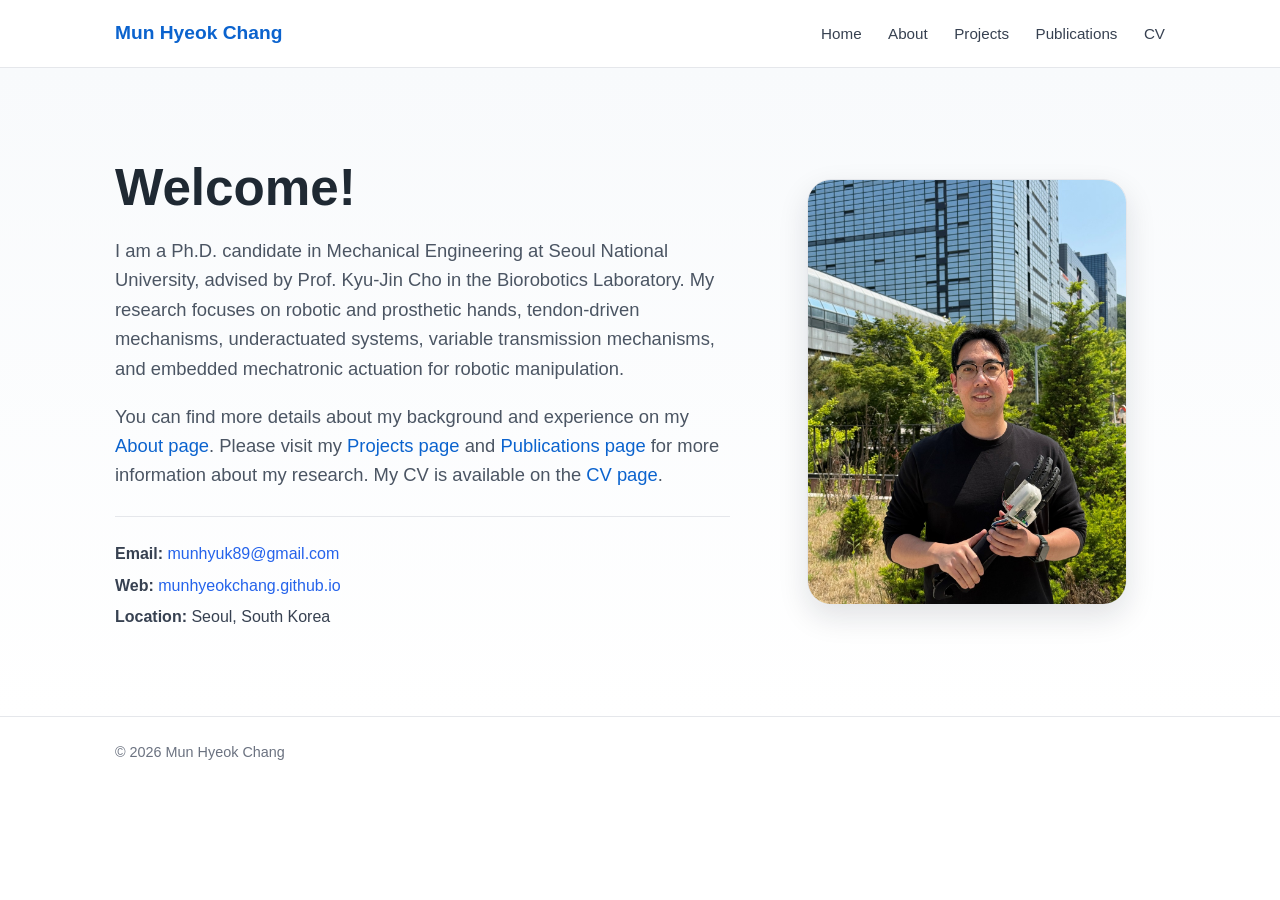
<file: index.html>
<!DOCTYPE html>
<html lang="en">
<head>
  <meta charset="UTF-8" />
  <meta name="viewport" content="width=device-width, initial-scale=1" />
  <title>Mun Hyeok Chang</title></title>
  <link rel="stylesheet" href="style.css" />
</head>

<body>
  <header class="site-header">
    <div class="container nav-container">
      <a class="name" href="index.html">Mun Hyeok Chang</a>
      <nav>
  <a href="index.html">Home</a>
  <a href="about.html">About</a>
  <a href="projects.html">Projects</a>
  <a href="publications.html">Publications</a>
  <a href="cv.html">CV</a>
</nav>
    </div>
  </header>

  <main>
    <section class="hero">
  <div class="container hero-grid">
    <div>
      <h1>Welcome!</h1>
      <p class="hero-text">
        I am a Ph.D. candidate in Mechanical Engineering at Seoul National University,
        advised by Prof. Kyu-Jin Cho in the Biorobotics Laboratory. My research focuses on
        robotic and prosthetic hands, tendon-driven mechanisms, underactuated systems,
        variable transmission mechanisms, and embedded mechatronic actuation for robotic manipulation.
      </p>

      <p class="hero-text">
  You can find more details about my background and experience on my
  <a href="about.html">About page</a>. Please visit my
  <a href="projects.html">Projects page</a> and
  <a href="publications.html">Publications page</a> for more information about my research.
  My CV is available on the <a href="cv.html">CV page</a>.
</p>

     

      <div class="home-contact">
        <p>
          <strong>Email:</strong>
          <a href="mailto:munhyuk89@gmail.com">munhyuk89@gmail.com</a>
        </p>
        <p>
          <strong>Web:</strong>
          <a href="https://munhyeokchang.github.io/" target="_blank">munhyeokchang.github.io</a>
        </p>
        <p>
          <strong>Location:</strong> Seoul, South Korea
        </p>
      </div>
    </div>

    <div class="profile-photo-card">
  <img src="assets/images/profile.jpg" alt="Mun Hyeok Chang">
</div>
  </div>
</section>


    
  </main>

  <footer>
    <div class="container">
      © 2026 Mun Hyeok Chang
    </div>
  </footer>
</body>
</html>
</file>
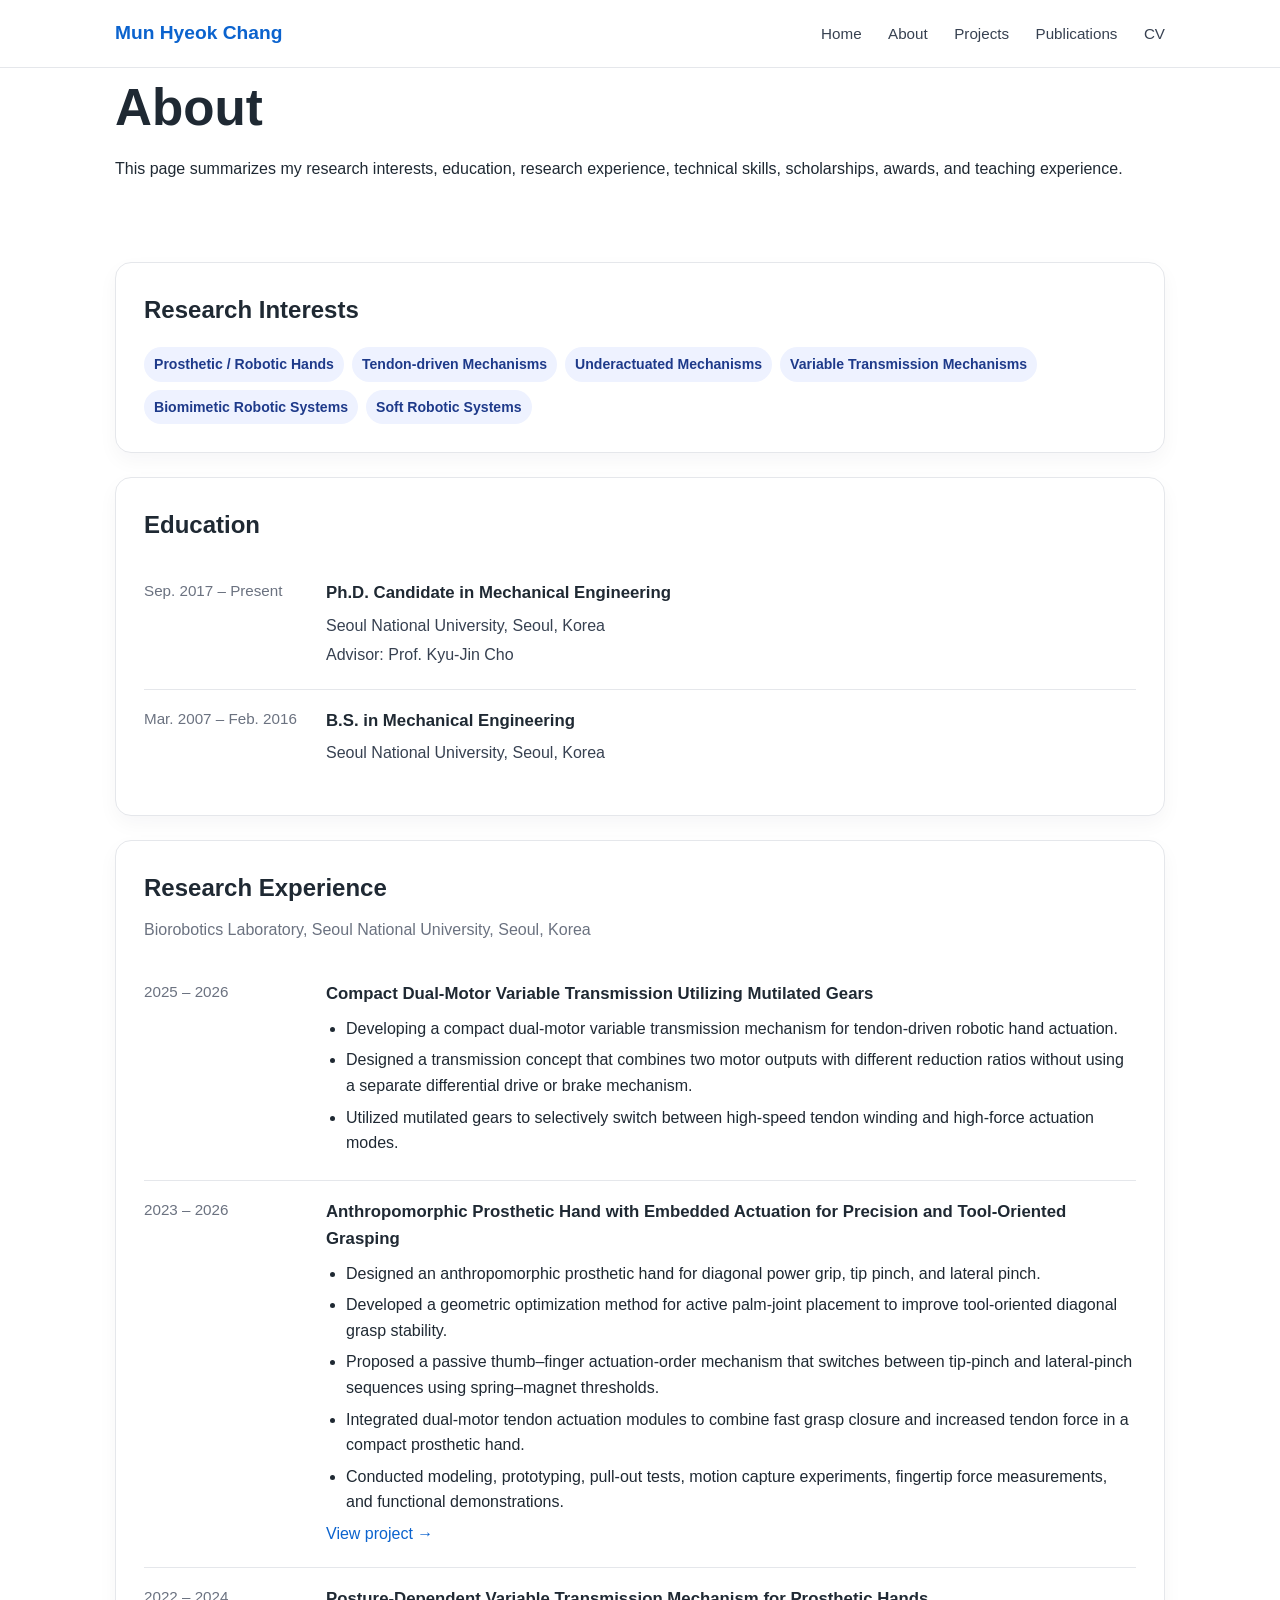
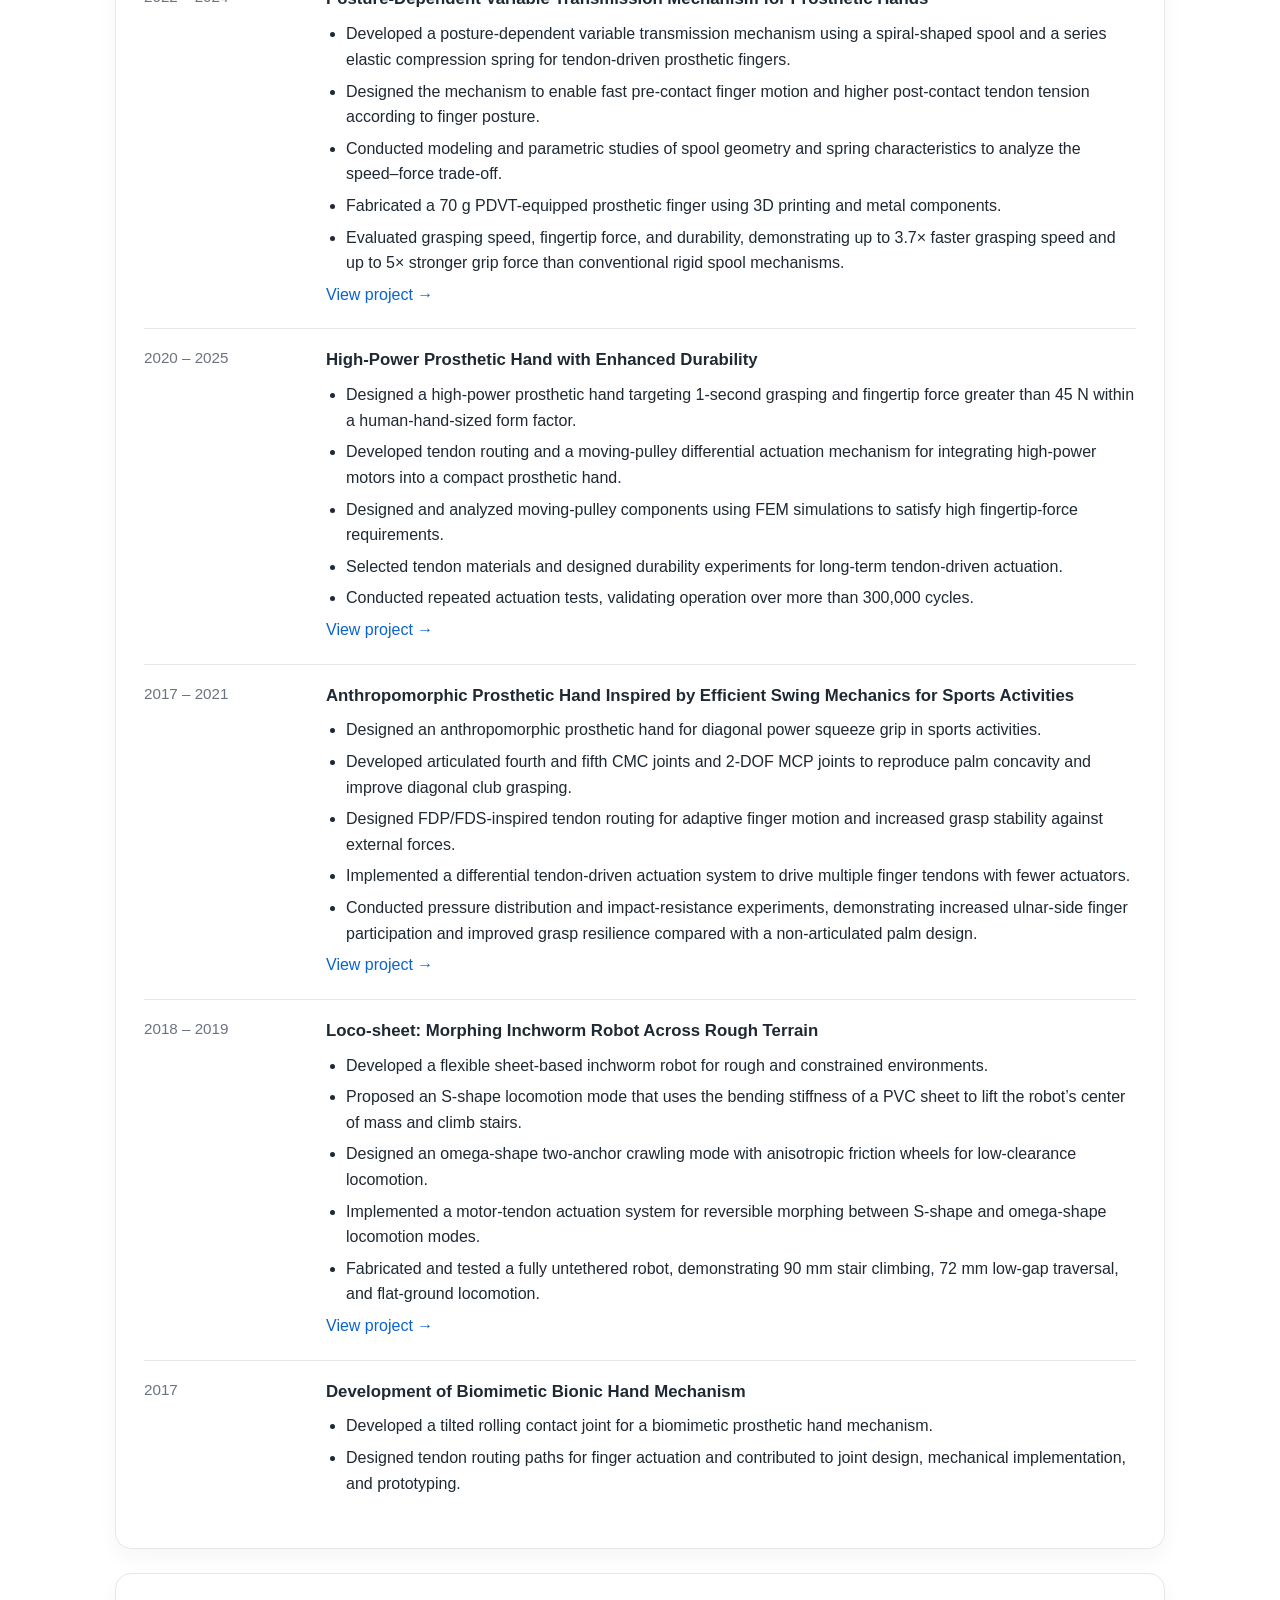
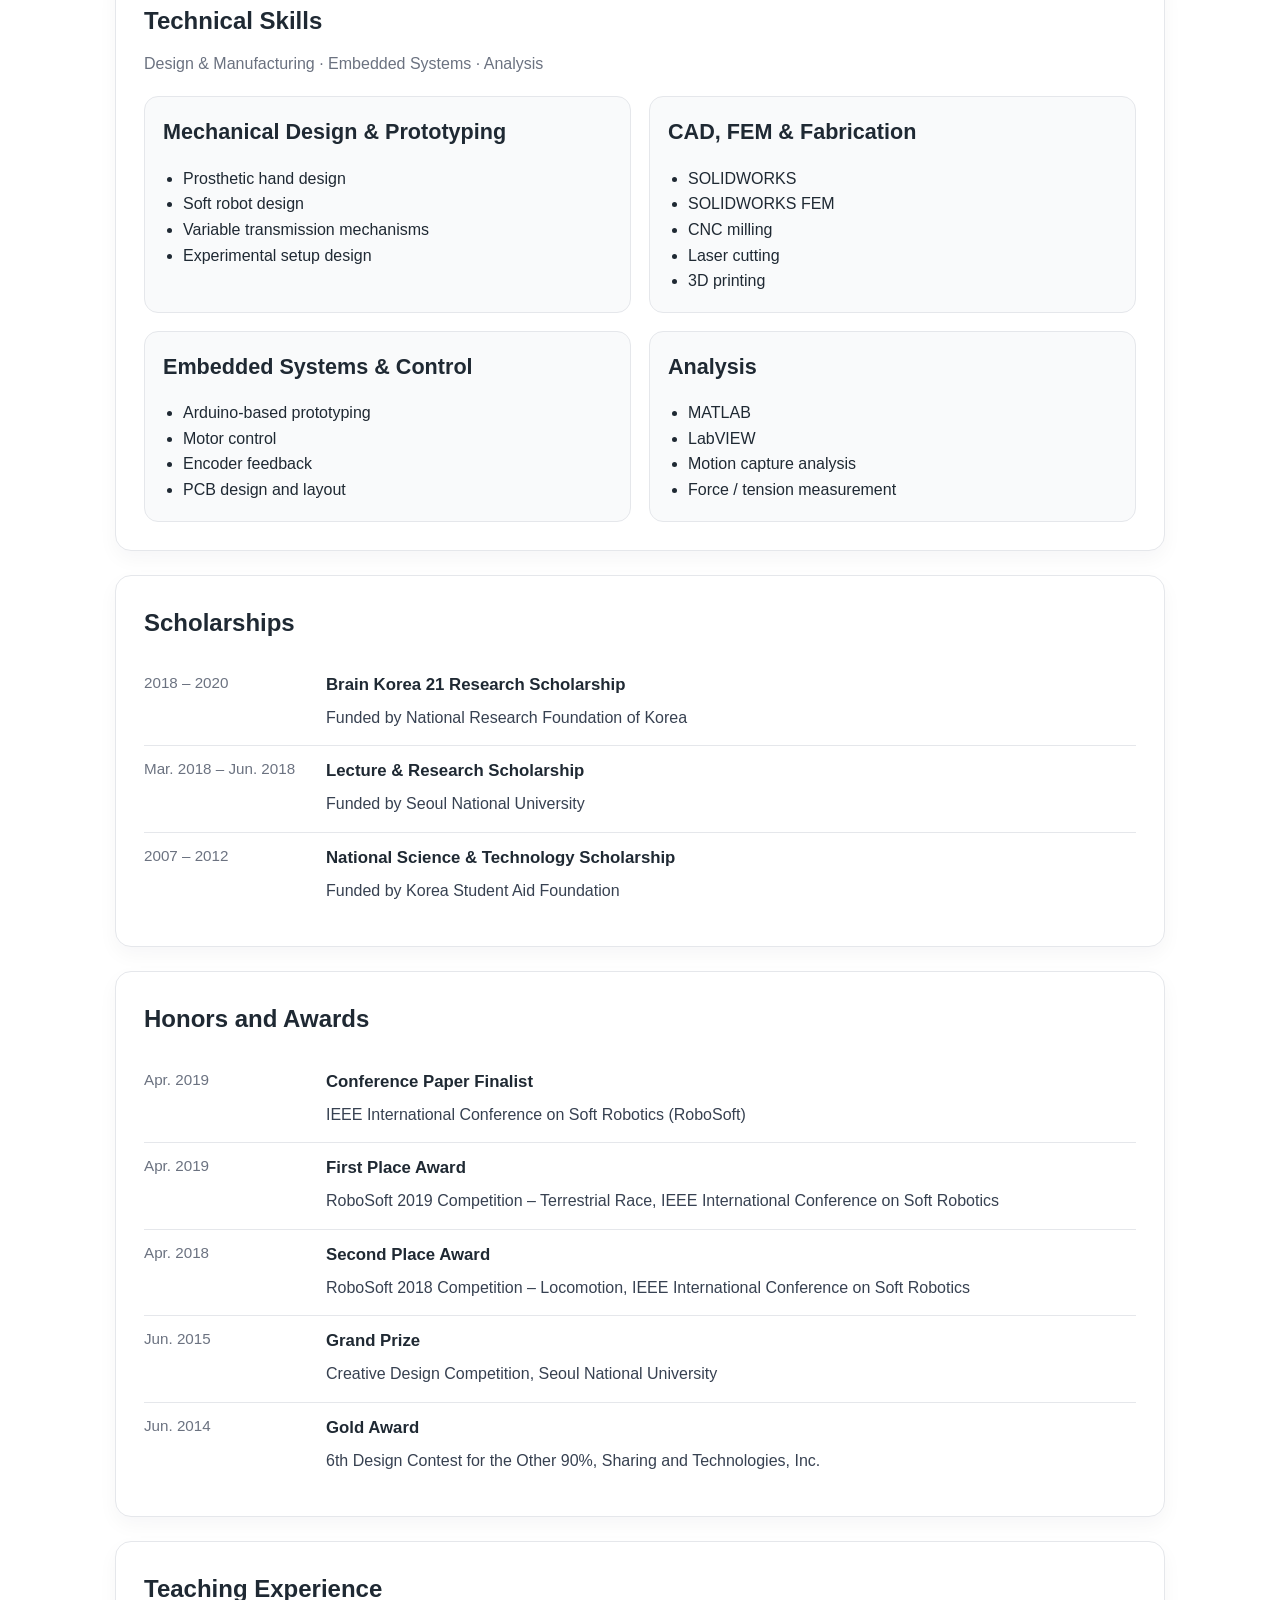
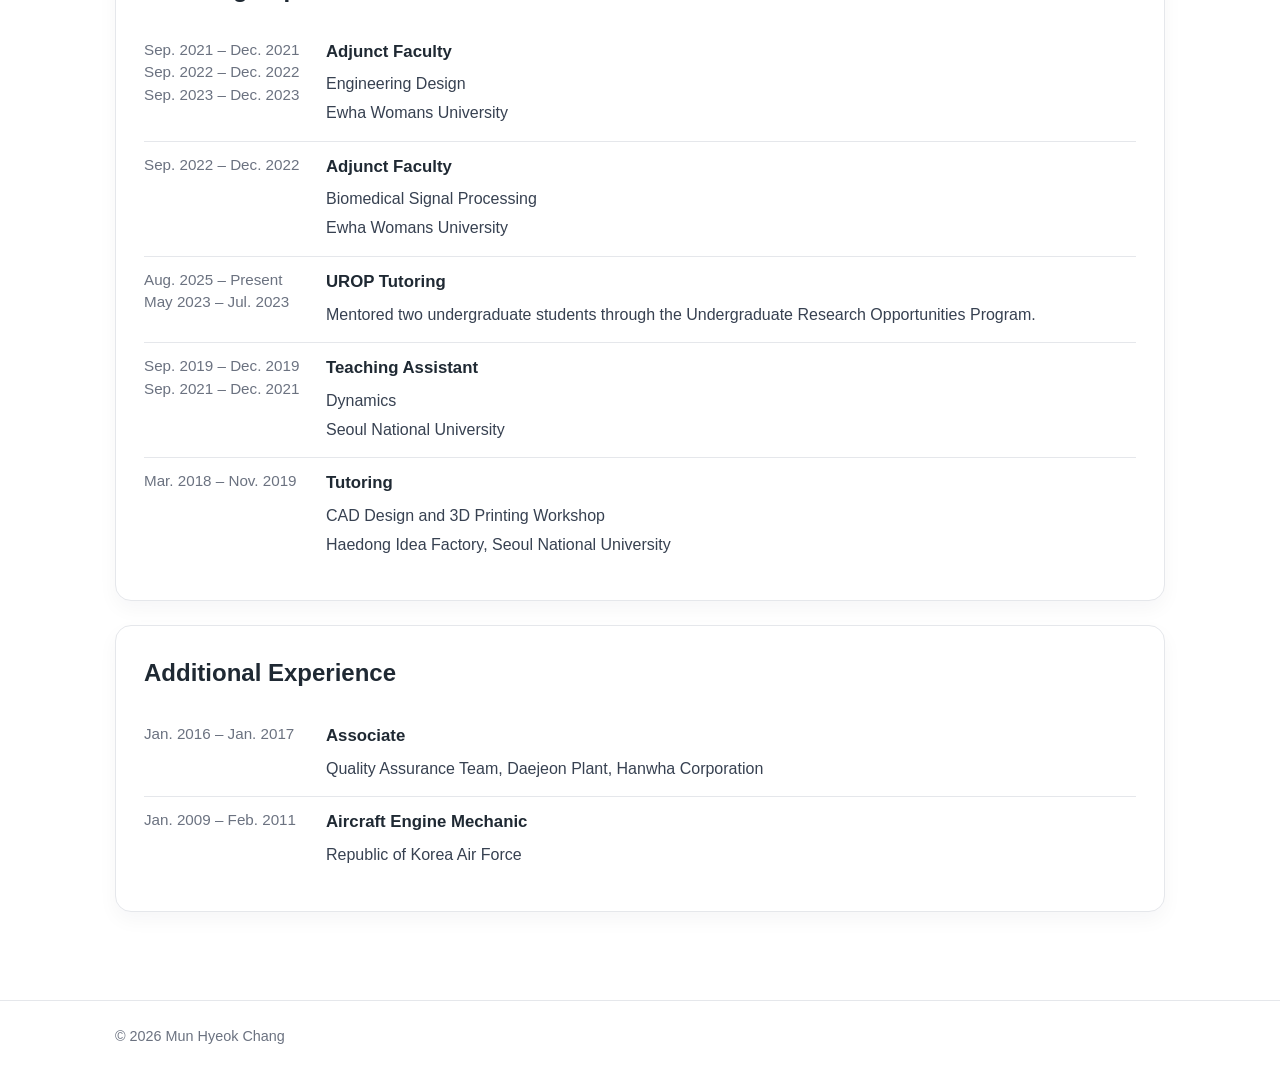
<file: about.html>
<!DOCTYPE html>
<html lang="en">
<head>
  <meta charset="UTF-8" />
  <meta name="viewport" content="width=device-width, initial-scale=1.0" />
  <title>About | Mun Hyeok Chang</title>
  <link rel="stylesheet" href="style.css" />
</head>

<body>
  <header class="site-header">
    <div class="container nav-container">
      <a class="name" href="index.html">Mun Hyeok Chang</a>
      <nav>
        <nav>
  <a href="index.html">Home</a>
  <a href="about.html">About</a>
  <a href="projects.html">Projects</a>
  <a href="publications.html">Publications</a>
  <a href="cv.html">CV</a>
</nav>
      </nav>
    </div>
  </header>

  <main>
    <section class="page-title">
  <div class="container">
    <h1>About</h1>
    <p>
      This page summarizes my research interests, education, research experience,
      technical skills, scholarships, awards, and teaching experience.
    </p>
  </div>
</section>

    <section class="section">
      <div class="container about-layout">

        <div class="about-main">

          <section class="about-block">
            <h2>Research Interests</h2>
            <div class="tags">
              <span>Prosthetic / Robotic Hands</span>
              <span>Tendon-driven Mechanisms</span>
              <span>Underactuated Mechanisms</span>
              <span>Variable Transmission Mechanisms</span>
              <span>Biomimetic Robotic Systems</span>
              <span>Soft Robotic Systems</span>
            </div>
          </section>

          <section class="about-block">
            <h2>Education</h2>

            <div class="cv-item">
              <div class="cv-date">Sep. 2017 – Present</div>
              <div class="cv-content">
                <h3>Ph.D. Candidate in Mechanical Engineering</h3>
                <p>Seoul National University, Seoul, Korea</p>
                <p>Advisor: Prof. Kyu-Jin Cho</p>
              </div>
            </div>

            <div class="cv-item">
              <div class="cv-date">Mar. 2007 – Feb. 2016</div>
              <div class="cv-content">
                <h3>B.S. in Mechanical Engineering</h3>
                <p>Seoul National University, Seoul, Korea</p>
              </div>
            </div>
          </section>

          <section id="research-experience" class="about-block">
            <h2>Research Experience</h2>
            <p class="section-note">Biorobotics Laboratory, Seoul National University, Seoul, Korea</p>

            <div class="cv-item">
              <div class="cv-date">2025 – 2026</div>
              <div class="cv-content">
                <h3>Compact Dual-Motor Variable Transmission Utilizing Mutilated Gears</h3>
                <ul>
                  <li>Developing a compact dual-motor variable transmission mechanism for tendon-driven robotic hand actuation.</li>
                  <li>Designed a transmission concept that combines two motor outputs with different reduction ratios without using a separate differential drive or brake mechanism.</li>
                  <li>Utilized mutilated gears to selectively switch between high-speed tendon winding and high-force actuation modes.</li>
                </ul>
              </div>
            </div>

            <div class="cv-item">
              <div class="cv-date">2023 – 2026</div>
              <div class="cv-content">
                <h3>Anthropomorphic Prosthetic Hand with Embedded Actuation for Precision and Tool-Oriented Grasping</h3>
                <ul>
                  <li>Designed an anthropomorphic prosthetic hand for diagonal power grip, tip pinch, and lateral pinch.</li>
                  <li>Developed a geometric optimization method for active palm-joint placement to improve tool-oriented diagonal grasp stability.</li>
                  <li>Proposed a passive thumb–finger actuation-order mechanism that switches between tip-pinch and lateral-pinch sequences using spring–magnet thresholds.</li>
                  <li>Integrated dual-motor tendon actuation modules to combine fast grasp closure and increased tendon force in a compact prosthetic hand.</li>
                  <li>Conducted modeling, prototyping, pull-out tests, motion capture experiments, fingertip force measurements, and functional demonstrations.</li>
                </ul>
                <p class="link-line"><a href="projects.html#phd-hand">View project →</a></p>
              </div>
            </div>

            <div class="cv-item">
              <div class="cv-date">2022 – 2024</div>
              <div class="cv-content">
                <h3>Posture-Dependent Variable Transmission Mechanism for Prosthetic Hands</h3>
                <ul>
                  <li>Developed a posture-dependent variable transmission mechanism using a spiral-shaped spool and a series elastic compression spring for tendon-driven prosthetic fingers.</li>
                  <li>Designed the mechanism to enable fast pre-contact finger motion and higher post-contact tendon tension according to finger posture.</li>
                  <li>Conducted modeling and parametric studies of spool geometry and spring characteristics to analyze the speed–force trade-off.</li>
                  <li>Fabricated a 70 g PDVT-equipped prosthetic finger using 3D printing and metal components.</li>
                  <li>Evaluated grasping speed, fingertip force, and durability, demonstrating up to 3.7× faster grasping speed and up to 5× stronger grip force than conventional rigid spool mechanisms.</li>
                </ul>
                <p class="link-line"><a href="projects.html#pdvt">View project →</a></p>
              </div>
            </div>

            <div class="cv-item">
              <div class="cv-date">2020 – 2025</div>
              <div class="cv-content">
                <h3>High-Power Prosthetic Hand with Enhanced Durability</h3>
                <ul>
                  <li>Designed a high-power prosthetic hand targeting 1-second grasping and fingertip force greater than 45 N within a human-hand-sized form factor.</li>
                  <li>Developed tendon routing and a moving-pulley differential actuation mechanism for integrating high-power motors into a compact prosthetic hand.</li>
                  <li>Designed and analyzed moving-pulley components using FEM simulations to satisfy high fingertip-force requirements.</li>
                  <li>Selected tendon materials and designed durability experiments for long-term tendon-driven actuation.</li>
                  <li>Conducted repeated actuation tests, validating operation over more than 300,000 cycles.</li>
                </ul>
                <p class="link-line"><a href="projects.html#high-power-hand">View project →</a></p>
              </div>
            </div>

            <div class="cv-item">
              <div class="cv-date">2017 – 2021</div>
              <div class="cv-content">
                <h3>Anthropomorphic Prosthetic Hand Inspired by Efficient Swing Mechanics for Sports Activities</h3>
                <ul>
                  <li>Designed an anthropomorphic prosthetic hand for diagonal power squeeze grip in sports activities.</li>
                  <li>Developed articulated fourth and fifth CMC joints and 2-DOF MCP joints to reproduce palm concavity and improve diagonal club grasping.</li>
                  <li>Designed FDP/FDS-inspired tendon routing for adaptive finger motion and increased grasp stability against external forces.</li>
                  <li>Implemented a differential tendon-driven actuation system to drive multiple finger tendons with fewer actuators.</li>
                  <li>Conducted pressure distribution and impact-resistance experiments, demonstrating increased ulnar-side finger participation and improved grasp resilience compared with a non-articulated palm design.</li>
                </ul>
                <p class="link-line"><a href="projects.html#sports-hand">View project →</a></p>
              </div>
            </div>

            <div class="cv-item">
              <div class="cv-date">2018 – 2019</div>
              <div class="cv-content">
                <h3>Loco-sheet: Morphing Inchworm Robot Across Rough Terrain</h3>
                <ul>
                  <li>Developed a flexible sheet-based inchworm robot for rough and constrained environments.</li>
                  <li>Proposed an S-shape locomotion mode that uses the bending stiffness of a PVC sheet to lift the robot’s center of mass and climb stairs.</li>
                  <li>Designed an omega-shape two-anchor crawling mode with anisotropic friction wheels for low-clearance locomotion.</li>
                  <li>Implemented a motor-tendon actuation system for reversible morphing between S-shape and omega-shape locomotion modes.</li>
                  <li>Fabricated and tested a fully untethered robot, demonstrating 90 mm stair climbing, 72 mm low-gap traversal, and flat-ground locomotion.</li>
                </ul>
                <p class="link-line"><a href="projects.html#loco-sheet">View project →</a></p>
              </div>
            </div>

            <div class="cv-item">
              <div class="cv-date">2017</div>
              <div class="cv-content">
                <h3>Development of Biomimetic Bionic Hand Mechanism</h3>
                <ul>
                  <li>Developed a tilted rolling contact joint for a biomimetic prosthetic hand mechanism.</li>
                  <li>Designed tendon routing paths for finger actuation and contributed to joint design, mechanical implementation, and prototyping.</li>
                </ul>
              </div>
            </div>
          </section>

          <section class="about-block">
            <h2>Technical Skills</h2>
            <p class="section-note">Design & Manufacturing · Embedded Systems · Analysis</p>

            <div class="skill-grid">
              <div>
                <h3>Mechanical Design & Prototyping</h3>
                <ul>
                  <li>Prosthetic hand design</li>
                  <li>Soft robot design</li>
                  <li>Variable transmission mechanisms</li>
                  <li>Experimental setup design</li>
                </ul>
              </div>

              <div>
                <h3>CAD, FEM & Fabrication</h3>
                <ul>
                  <li>SOLIDWORKS</li>
                  <li>SOLIDWORKS FEM</li>
                  <li>CNC milling</li>
                  <li>Laser cutting</li>
                  <li>3D printing</li>
                </ul>
              </div>

              <div>
                <h3>Embedded Systems & Control</h3>
                <ul>
                  <li>Arduino-based prototyping</li>
                  <li>Motor control</li>
                  <li>Encoder feedback</li>
                  <li>PCB design and layout</li>
                </ul>
              </div>

              <div>
                <h3>Analysis</h3>
                <ul>
                  <li>MATLAB</li>
                  <li>LabVIEW</li>
                  <li>Motion capture analysis</li>
                  <li>Force / tension measurement</li>
                </ul>
              </div>
            </div>
          </section>

          <section class="about-block">
            <h2>Scholarships</h2>

            <div class="cv-item compact">
              <div class="cv-date">2018 – 2020</div>
              <div class="cv-content">
                <h3>Brain Korea 21 Research Scholarship</h3>
                <p>Funded by National Research Foundation of Korea</p>
              </div>
            </div>

            <div class="cv-item compact">
              <div class="cv-date">Mar. 2018 – Jun. 2018</div>
              <div class="cv-content">
                <h3>Lecture & Research Scholarship</h3>
                <p>Funded by Seoul National University</p>
              </div>
            </div>

            <div class="cv-item compact">
              <div class="cv-date">2007 – 2012</div>
              <div class="cv-content">
                <h3>National Science & Technology Scholarship</h3>
                <p>Funded by Korea Student Aid Foundation</p>
              </div>
            </div>
          </section>

          <section class="about-block">
            <h2>Honors and Awards</h2>

            <div class="cv-item compact">
              <div class="cv-date">Apr. 2019</div>
              <div class="cv-content">
                <h3>Conference Paper Finalist</h3>
                <p>IEEE International Conference on Soft Robotics (RoboSoft)</p>
              </div>
            </div>

            <div class="cv-item compact">
              <div class="cv-date">Apr. 2019</div>
              <div class="cv-content">
                <h3>First Place Award</h3>
                <p>RoboSoft 2019 Competition – Terrestrial Race, IEEE International Conference on Soft Robotics</p>
              </div>
            </div>

            <div class="cv-item compact">
              <div class="cv-date">Apr. 2018</div>
              <div class="cv-content">
                <h3>Second Place Award</h3>
                <p>RoboSoft 2018 Competition – Locomotion, IEEE International Conference on Soft Robotics</p>
              </div>
            </div>

            <div class="cv-item compact">
              <div class="cv-date">Jun. 2015</div>
              <div class="cv-content">
                <h3>Grand Prize</h3>
                <p>Creative Design Competition, Seoul National University</p>
              </div>
            </div>

            <div class="cv-item compact">
              <div class="cv-date">Jun. 2014</div>
              <div class="cv-content">
                <h3>Gold Award</h3>
                <p>6th Design Contest for the Other 90%, Sharing and Technologies, Inc.</p>
              </div>
            </div>
          </section>

          <section class="about-block">
            <h2>Teaching Experience</h2>

            <div class="cv-item compact">
              <div class="cv-date">Sep. 2021 – Dec. 2021<br>Sep. 2022 – Dec. 2022<br>Sep. 2023 – Dec. 2023</div>
              <div class="cv-content">
                <h3>Adjunct Faculty</h3>
                <p>Engineering Design</p>
                <p>Ewha Womans University</p>
              </div>
            </div>

            <div class="cv-item compact">
              <div class="cv-date">Sep. 2022 – Dec. 2022</div>
              <div class="cv-content">
                <h3>Adjunct Faculty</h3>
                <p>Biomedical Signal Processing</p>
                <p>Ewha Womans University</p>
              </div>
            </div>

            <div class="cv-item compact">
              <div class="cv-date">Aug. 2025 – Present<br>May 2023 – Jul. 2023</div>
              <div class="cv-content">
                <h3>UROP Tutoring</h3>
                <p>Mentored two undergraduate students through the Undergraduate Research Opportunities Program.</p>
              </div>
            </div>

            <div class="cv-item compact">
              <div class="cv-date">Sep. 2019 – Dec. 2019<br>Sep. 2021 – Dec. 2021</div>
              <div class="cv-content">
                <h3>Teaching Assistant</h3>
                <p>Dynamics</p>
                <p>Seoul National University</p>
              </div>
            </div>

            <div class="cv-item compact">
              <div class="cv-date">Mar. 2018 – Nov. 2019</div>
              <div class="cv-content">
                <h3>Tutoring</h3>
                <p>CAD Design and 3D Printing Workshop</p>
                <p>Haedong Idea Factory, Seoul National University</p>
              </div>
            </div>
          </section>

          <section class="about-block">
            <h2>Additional Experience</h2>

            <div class="cv-item compact">
              <div class="cv-date">Jan. 2016 – Jan. 2017</div>
              <div class="cv-content">
                <h3>Associate</h3>
                <p>Quality Assurance Team, Daejeon Plant, Hanwha Corporation</p>
              </div>
            </div>

            <div class="cv-item compact">
              <div class="cv-date">Jan. 2009 – Feb. 2011</div>
              <div class="cv-content">
                <h3>Aircraft Engine Mechanic</h3>
                <p>Republic of Korea Air Force</p>
              </div>
            </div>
          </section>

        </div>

      </div>
    </section>
  </main>

  <footer>
    <div class="container">
      © 2026 Mun Hyeok Chang
    </div>
  </footer>
</body>
</html>
</file>
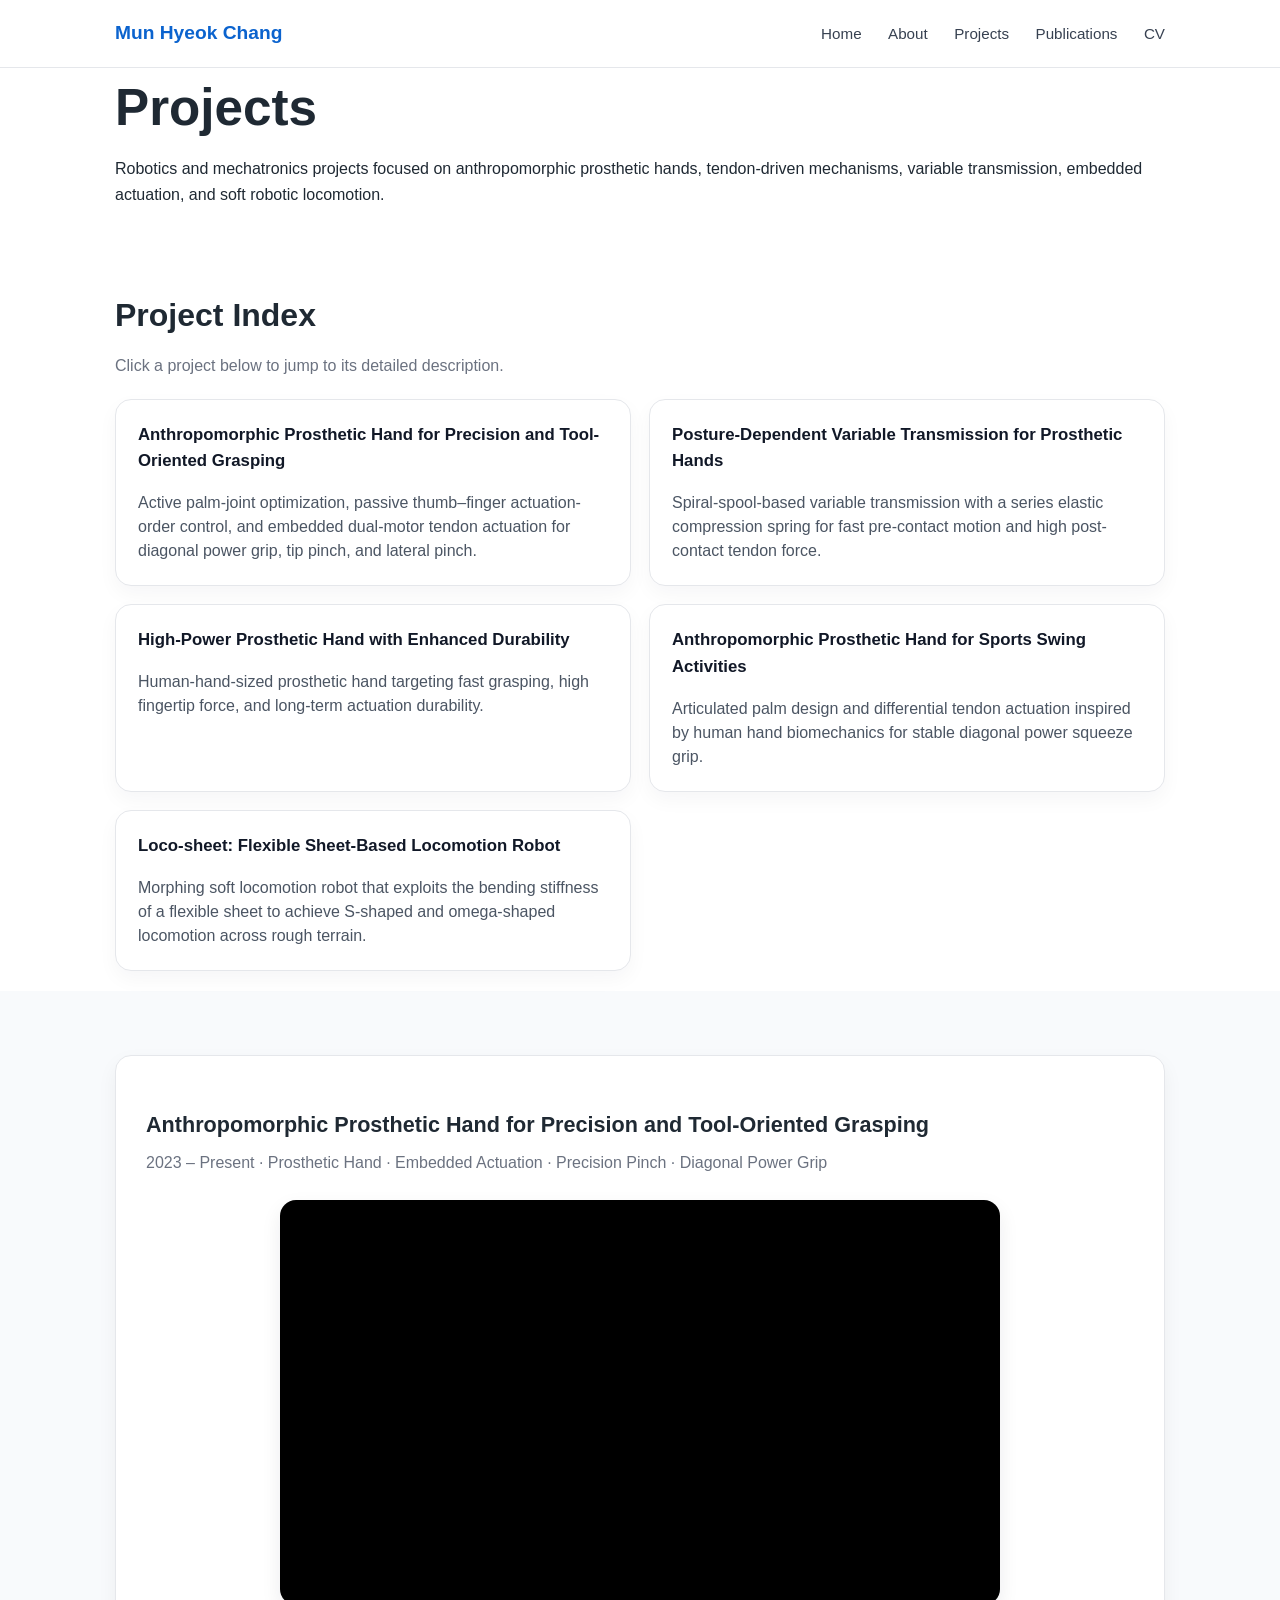
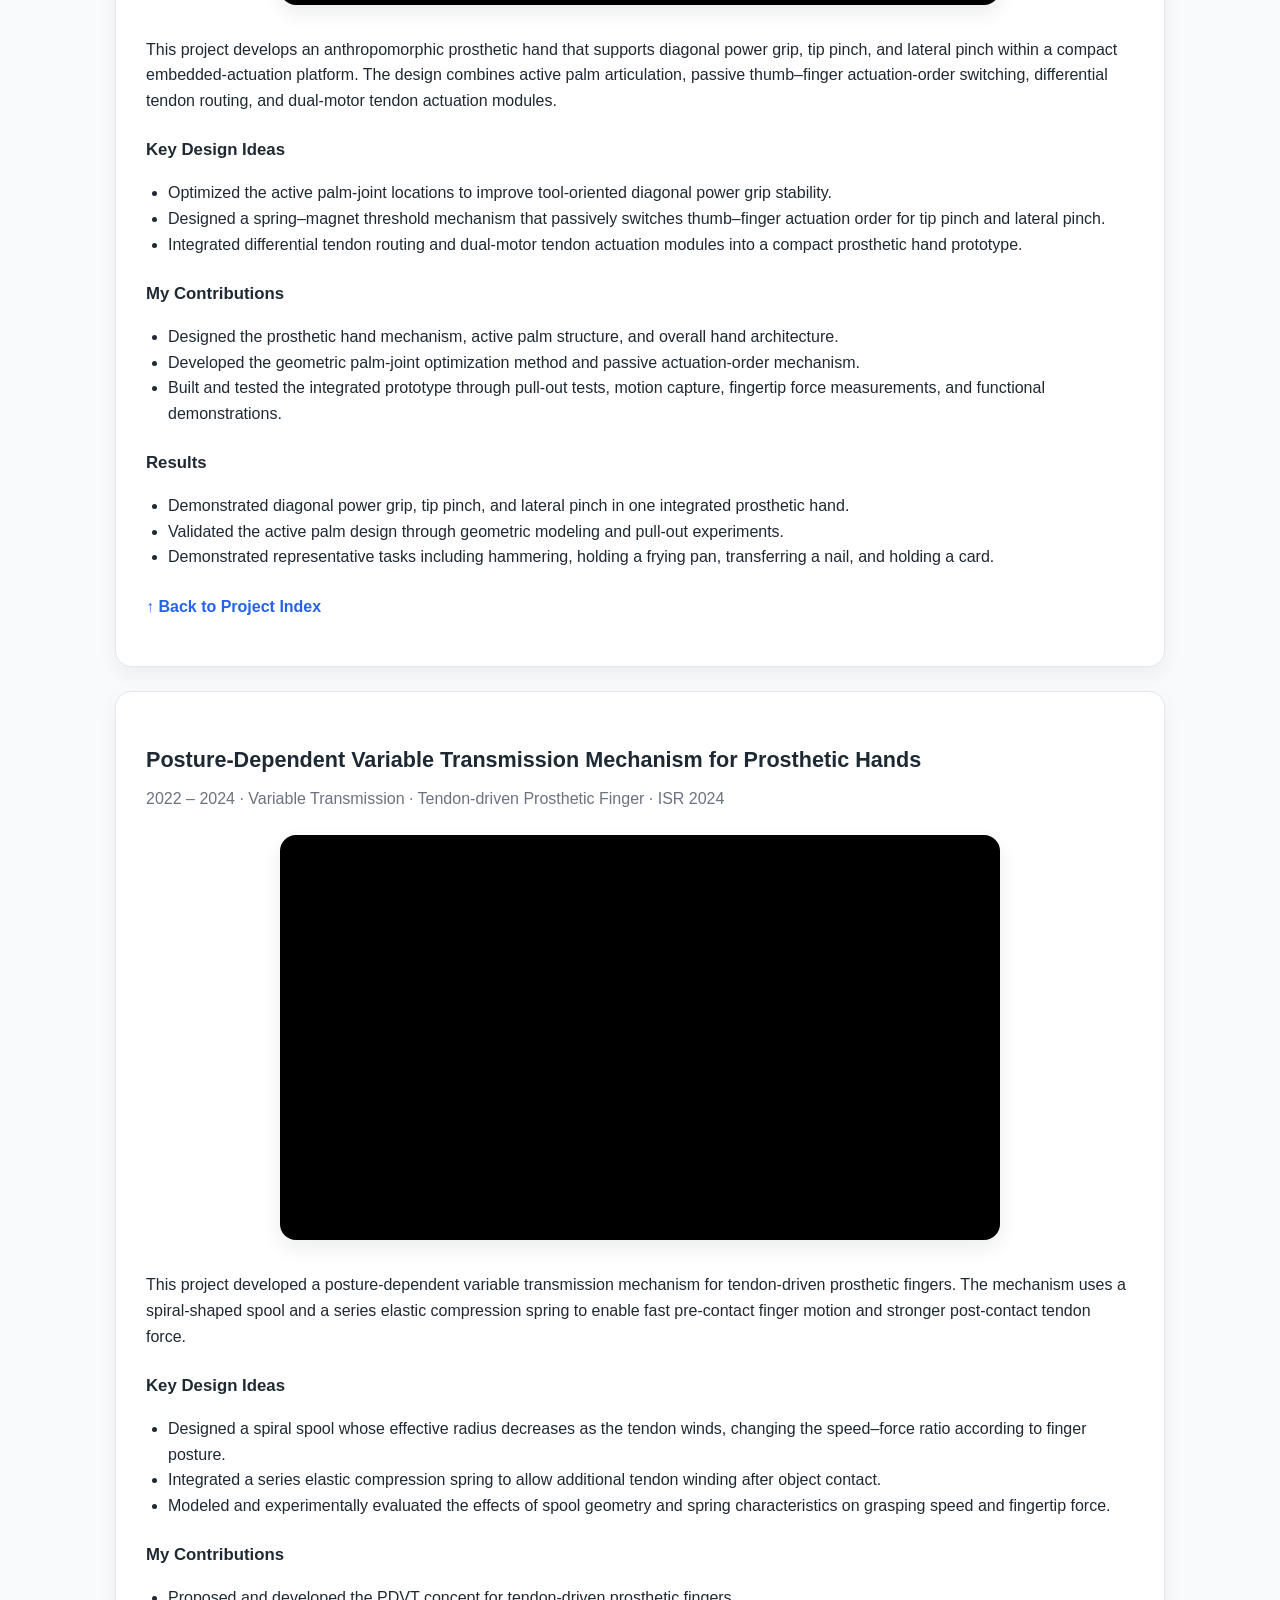
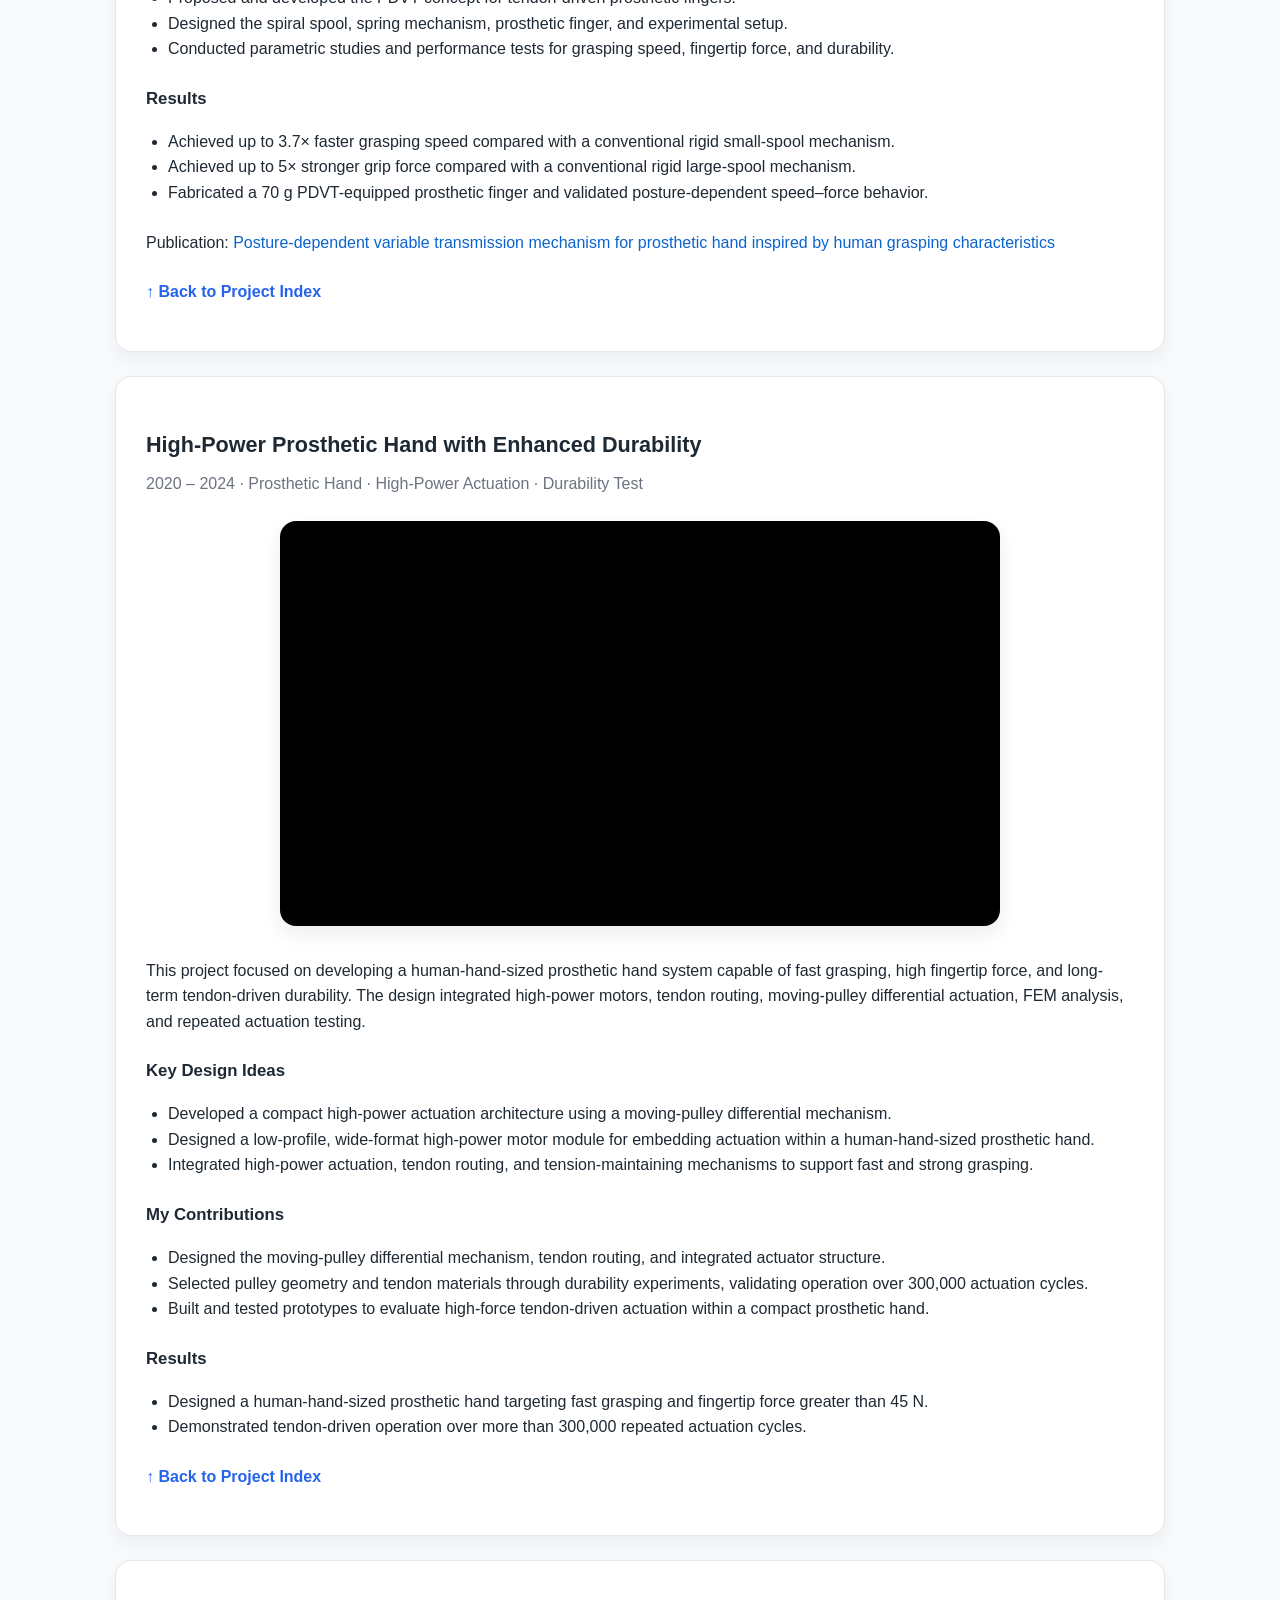
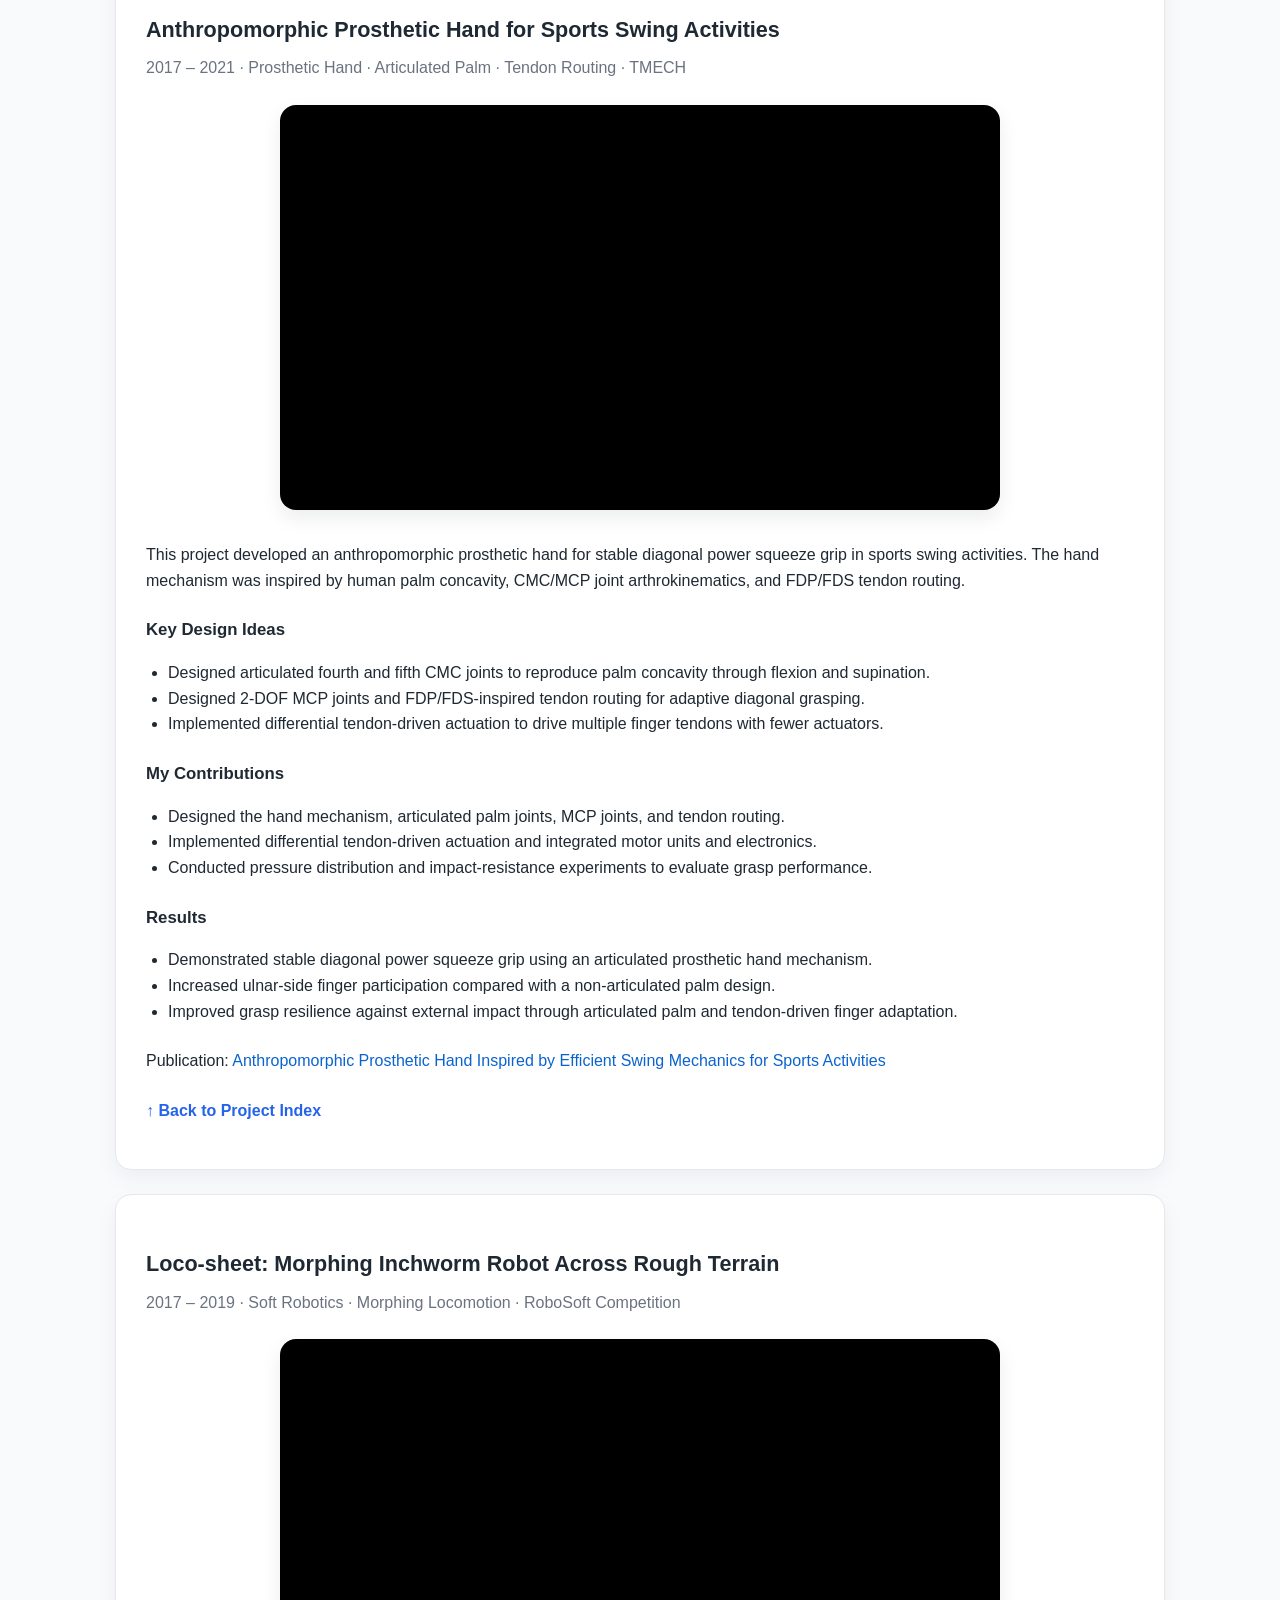
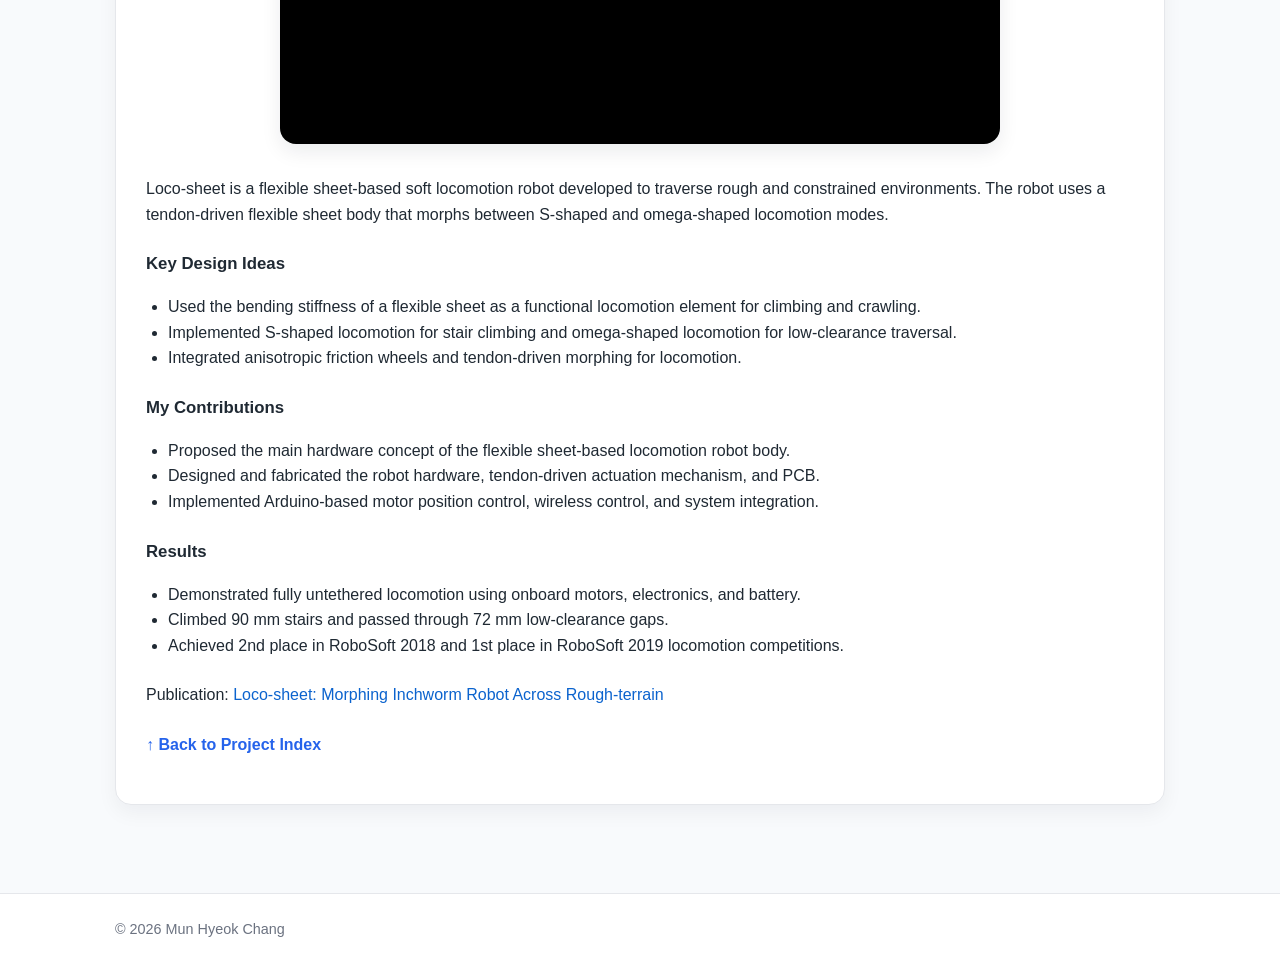
<file: projects.html>
<!DOCTYPE html>
<html lang="en">
<head>
  <meta charset="UTF-8" />
  <meta name="viewport" content="width=device-width, initial-scale=1.0" />
  <title>Projects | Mun Hyeok Chang</title>
  <link rel="stylesheet" href="style.css" />
</head>

<body>
  <header class="site-header">
    <div class="container nav-container">
      <a class="name" href="index.html">Mun Hyeok Chang</a>
      <nav>
  <a href="index.html">Home</a>
  <a href="about.html">About</a>
  <a href="projects.html">Projects</a>
  <a href="publications.html">Publications</a>
  <a href="cv.html">CV</a>
</nav>
    </div>
  </header>

  <main id= "top">
    <section class="page-title">
  <div class="container">
    <h1>Projects</h1>
    <p>
      Robotics and mechatronics projects focused on anthropomorphic prosthetic hands,
      tendon-driven mechanisms, variable transmission, embedded actuation, and soft robotic locomotion.
    </p>
  </div>
</section>

<section class="section project-index-section">
  <div class="container">
    <h2>Project Index</h2>
    <p class="section-note">
      Click a project below to jump to its detailed description.
    </p>

    <div class="project-index-grid">
      <a class="project-index-card" href="#phd-hand">
        <h3>Anthropomorphic Prosthetic Hand for Precision and Tool-Oriented Grasping</h3>
        <p>
          Active palm-joint optimization, passive thumb–finger actuation-order control,
          and embedded dual-motor tendon actuation for diagonal power grip, tip pinch, and lateral pinch.
        </p>
      </a>

      <a class="project-index-card" href="#pdvt">
        <h3>Posture-Dependent Variable Transmission for Prosthetic Hands</h3>
        <p>
          Spiral-spool-based variable transmission with a series elastic compression spring
          for fast pre-contact motion and high post-contact tendon force.
        </p>
      </a>

      <a class="project-index-card" href="#high-power-hand">
        <h3>High-Power Prosthetic Hand with Enhanced Durability</h3>
        <p>
        Human-hand-sized prosthetic hand targeting fast grasping, high fingertip force,
        and long-term actuation durability.
</p>
      </a>

      <a class="project-index-card" href="#sports-hand">
        <h3>Anthropomorphic Prosthetic Hand for Sports Swing Activities</h3>
        <p>
          Articulated palm design and differential tendon actuation inspired by human hand biomechanics
  for stable diagonal power squeeze grip.
        </p>
      </a>

      <a class="project-index-card" href="#loco-sheet">
        <h3>Loco-sheet: Flexible Sheet-Based Locomotion Robot</h3>
        <p>
  Morphing soft locomotion robot that exploits the bending stiffness of a flexible sheet
  to achieve S-shaped and omega-shaped locomotion across rough terrain.
</p>
      </a>
    </div>
  </div>
</section>

    <section class="section gray">
  <div class="container">

    <div id="phd-hand" class="project-card">
      <div class="project-header">
        <div>
          <h3>Anthropomorphic Prosthetic Hand for Precision and Tool-Oriented Grasping</h3>
          <p class="project-meta">2023 – Present · Prosthetic Hand · Embedded Actuation · Precision Pinch · Diagonal Power Grip</p>
        </div>
      </div>
      
      <div class="project-video">
  <iframe
    src="https://www.youtube.com/embed/YEk93g4FG98"
    title="Project video"
    frameborder="0"
    allow="accelerometer; autoplay; clipboard-write; encrypted-media; gyroscope; picture-in-picture; web-share"
    allowfullscreen>
  </iframe>
</div>
      
      <p>
        This project develops an anthropomorphic prosthetic hand that supports diagonal power grip,
        tip pinch, and lateral pinch within a compact embedded-actuation platform. The design combines
        active palm articulation, passive thumb–finger actuation-order switching, differential tendon routing,
        and dual-motor tendon actuation modules.
      </p>

      <h4>Key Design Ideas</h4>
      <ul>
        <li>
          Optimized the active palm-joint locations to improve tool-oriented diagonal power grip stability.
        </li>
        <li>
          Designed a spring–magnet threshold mechanism that passively switches thumb–finger actuation order
          for tip pinch and lateral pinch.
        </li>
        <li>
          Integrated differential tendon routing and dual-motor tendon actuation modules into a compact
          prosthetic hand prototype.
        </li>
      </ul>

      <h4>My Contributions</h4>
      <ul>
        <li>Designed the prosthetic hand mechanism, active palm structure, and overall hand architecture.</li>
        <li>Developed the geometric palm-joint optimization method and passive actuation-order mechanism.</li>
        <li>Built and tested the integrated prototype through pull-out tests, motion capture, fingertip force measurements, and functional demonstrations.</li>
      </ul>

      <h4>Results</h4>
      <ul>
        <li>Demonstrated diagonal power grip, tip pinch, and lateral pinch in one integrated prosthetic hand.</li>
        <li>Validated the active palm design through geometric modeling and pull-out experiments.</li>
        <li>Demonstrated representative tasks including hammering, holding a frying pan, transferring a nail, and holding a card.</li>
      </ul>

      <p class="back-to-index">
        <a href="#top">↑ Back to Project Index</a>
      </p>
    </div>

    <div id="pdvt" class="project-card">
      <div class="project-header">
        <div>
          <h3>Posture-Dependent Variable Transmission Mechanism for Prosthetic Hands</h3>
          <p class="project-meta">2022 – 2024 · Variable Transmission · Tendon-driven Prosthetic Finger · ISR 2024</p>
        </div>
      </div>

      <div class="project-video">
  <iframe
    src="https://www.youtube.com/embed/WVJO2Z3Z6Sg"
    title="Project video"
    frameborder="0"
    allow="accelerometer; autoplay; clipboard-write; encrypted-media; gyroscope; picture-in-picture; web-share"
    allowfullscreen>
  </iframe>
</div>

      <p>
        This project developed a posture-dependent variable transmission mechanism for tendon-driven
        prosthetic fingers. The mechanism uses a spiral-shaped spool and a series elastic compression spring
        to enable fast pre-contact finger motion and stronger post-contact tendon force.
      </p>

      <h4>Key Design Ideas</h4>
      <ul>
        <li>
          Designed a spiral spool whose effective radius decreases as the tendon winds, changing the speed–force ratio according to finger posture.
        </li>
        <li>
          Integrated a series elastic compression spring to allow additional tendon winding after object contact.
        </li>
        <li>
          Modeled and experimentally evaluated the effects of spool geometry and spring characteristics on grasping speed and fingertip force.
        </li>
      </ul>

      <h4>My Contributions</h4>
      <ul>
        <li>Proposed and developed the PDVT concept for tendon-driven prosthetic fingers.</li>
        <li>Designed the spiral spool, spring mechanism, prosthetic finger, and experimental setup.</li>
        <li>Conducted parametric studies and performance tests for grasping speed, fingertip force, and durability.</li>
      </ul>

      <h4>Results</h4>
      <ul>
        <li>Achieved up to 3.7× faster grasping speed compared with a conventional rigid small-spool mechanism.</li>
        <li>Achieved up to 5× stronger grip force compared with a conventional rigid large-spool mechanism.</li>
        <li>Fabricated a 70 g PDVT-equipped prosthetic finger and validated posture-dependent speed–force behavior.</li>
      </ul>

      <p class="link-line">
        Publication:
        <a href="https://link.springer.com/article/10.1007/s11370-024-00516-7">
          Posture-dependent variable transmission mechanism for prosthetic hand inspired by human grasping characteristics
        </a>
      </p>

      <p class="back-to-index">
        <a href="#top">↑ Back to Project Index</a>
      </p>
    </div>

    <div id="high-power-hand" class="project-card">
      <div class="project-header">
        <div>
          <h3>High-Power Prosthetic Hand with Enhanced Durability</h3>
          <p class="project-meta">2020 – 2024 · Prosthetic Hand · High-Power Actuation · Durability Test</p>
        </div>
      </div>

      <div class="project-video">
  <iframe
    src="https://www.youtube.com/embed/sJSazhsnlIg"
    title="Project video"
    frameborder="0"
    allow="accelerometer; autoplay; clipboard-write; encrypted-media; gyroscope; picture-in-picture; web-share"
    allowfullscreen>
  </iframe>
</div>

      
      <p>
        This project focused on developing a human-hand-sized prosthetic hand system capable of fast grasping,
        high fingertip force, and long-term tendon-driven durability. The design integrated high-power motors,
        tendon routing, moving-pulley differential actuation, FEM analysis, and repeated actuation testing.
      </p>

      <h4>Key Design Ideas</h4>
<ul>
  <li>
    Developed a compact high-power actuation architecture using a moving-pulley differential mechanism.
  </li>
  <li>
    Designed a low-profile, wide-format high-power motor module for embedding actuation within a human-hand-sized prosthetic hand.
  </li>
  <li>
    Integrated high-power actuation, tendon routing, and tension-maintaining mechanisms to support fast and strong grasping.
  </li>
</ul>

<h4>My Contributions</h4>
<ul>
  <li>Designed the moving-pulley differential mechanism, tendon routing, and integrated actuator structure.</li>
  <li>Selected pulley geometry and tendon materials through durability experiments, validating operation over 300,000 actuation cycles.</li>
  <li>Built and tested prototypes to evaluate high-force tendon-driven actuation within a compact prosthetic hand.</li>
</ul>

      <h4>Results</h4>
      <ul>
        <li>Designed a human-hand-sized prosthetic hand targeting fast grasping and fingertip force greater than 45 N.</li>
        <li>Demonstrated tendon-driven operation over more than 300,000 repeated actuation cycles.</li>
      </ul>

      <p class="back-to-index">
        <a href="#top">↑ Back to Project Index</a>
      </p>
    </div>

    <div id="sports-hand" class="project-card">
      <div class="project-header">
        <div>
          <h3>Anthropomorphic Prosthetic Hand for Sports Swing Activities</h3>
          <p class="project-meta">2017 – 2021 · Prosthetic Hand · Articulated Palm · Tendon Routing · TMECH</p>
        </div>
      </div>


      <div class="project-video">
  <iframe
    src="https://www.youtube.com/embed/R4zuVFDUDN4"
    title="Project video"
    frameborder="0"
    allow="accelerometer; autoplay; clipboard-write; encrypted-media; gyroscope; picture-in-picture; web-share"
    allowfullscreen>
  </iframe>
</div>
      
      <p>
        This project developed an anthropomorphic prosthetic hand for stable diagonal power squeeze grip
        in sports swing activities. The hand mechanism was inspired by human palm concavity, CMC/MCP joint
        arthrokinematics, and FDP/FDS tendon routing.
      </p>

      <h4>Key Design Ideas</h4>
      <ul>
        <li>
          Designed articulated fourth and fifth CMC joints to reproduce palm concavity through flexion and supination.
        </li>
        <li>
          Designed 2-DOF MCP joints and FDP/FDS-inspired tendon routing for adaptive diagonal grasping.
        </li>
        <li>
          Implemented differential tendon-driven actuation to drive multiple finger tendons with fewer actuators.
        </li>
      </ul>

      <h4>My Contributions</h4>
      <ul>
        <li>Designed the hand mechanism, articulated palm joints, MCP joints, and tendon routing.</li>
        <li>Implemented differential tendon-driven actuation and integrated motor units and electronics.</li>
        <li>Conducted pressure distribution and impact-resistance experiments to evaluate grasp performance.</li>
      </ul>

      <h4>Results</h4>
      <ul>
        <li>Demonstrated stable diagonal power squeeze grip using an articulated prosthetic hand mechanism.</li>
        <li>Increased ulnar-side finger participation compared with a non-articulated palm design.</li>
        <li>Improved grasp resilience against external impact through articulated palm and tendon-driven finger adaptation.</li>
      </ul>

      <p class="link-line">
        Publication:
        <a href="https://ieeexplore.ieee.org/document/9442964">
          Anthropomorphic Prosthetic Hand Inspired by Efficient Swing Mechanics for Sports Activities
        </a>
      </p>

      <p class="back-to-index">
        <a href="#top">↑ Back to Project Index</a>
      </p>
    </div>

    <div id="loco-sheet" class="project-card">
      <div class="project-header">
        <div>
          <h3>Loco-sheet: Morphing Inchworm Robot Across Rough Terrain</h3>
          <p class="project-meta">2017 – 2019 · Soft Robotics · Morphing Locomotion · RoboSoft Competition</p>
        </div>
      </div>



      <div class="project-video">
  <iframe
    src="https://www.youtube.com/embed/ixgLztyvVW0"
    title="Project video"
    frameborder="0"
    allow="accelerometer; autoplay; clipboard-write; encrypted-media; gyroscope; picture-in-picture; web-share"
    allowfullscreen>
  </iframe>
</div>
      
      <p>
        Loco-sheet is a flexible sheet-based soft locomotion robot developed to traverse rough and constrained
        environments. The robot uses a tendon-driven flexible sheet body that morphs between S-shaped and
        omega-shaped locomotion modes.
      </p>

      <h4>Key Design Ideas</h4>
      <ul>
        <li>
          Used the bending stiffness of a flexible sheet as a functional locomotion element for climbing and crawling.
        </li>
        <li>
          Implemented S-shaped locomotion for stair climbing and omega-shaped locomotion for low-clearance traversal.
        </li>
        <li>
          Integrated anisotropic friction wheels and tendon-driven morphing for locomotion.
        </li>
      </ul>

      <h4>My Contributions</h4>
      <ul>
        <li>Proposed the main hardware concept of the flexible sheet-based locomotion robot body.</li>
        <li>Designed and fabricated the robot hardware, tendon-driven actuation mechanism, and PCB.</li>
        <li>Implemented Arduino-based motor position control, wireless control, and system integration.</li>
      </ul>

      <h4>Results</h4>
      <ul>
        <li>Demonstrated fully untethered locomotion using onboard motors, electronics, and battery.</li>
        <li>Climbed 90 mm stairs and passed through 72 mm low-clearance gaps.</li>
        <li>Achieved 2nd place in RoboSoft 2018 and 1st place in RoboSoft 2019 locomotion competitions.</li>
      </ul>

      <p class="link-line">
        Publication:
        <a href="https://ieeexplore.ieee.org/document/8722724">
          Loco-sheet: Morphing Inchworm Robot Across Rough-terrain
        </a>
      </p>

      <p class="back-to-index">
        <a href="#top">↑ Back to Project Index</a>
      </p>
    </div>

  </div>
</section>

  </main>

  <footer>
    <div class="container">
      © 2026 Mun Hyeok Chang
    </div>
  </footer>
</body>
</html>
</file>
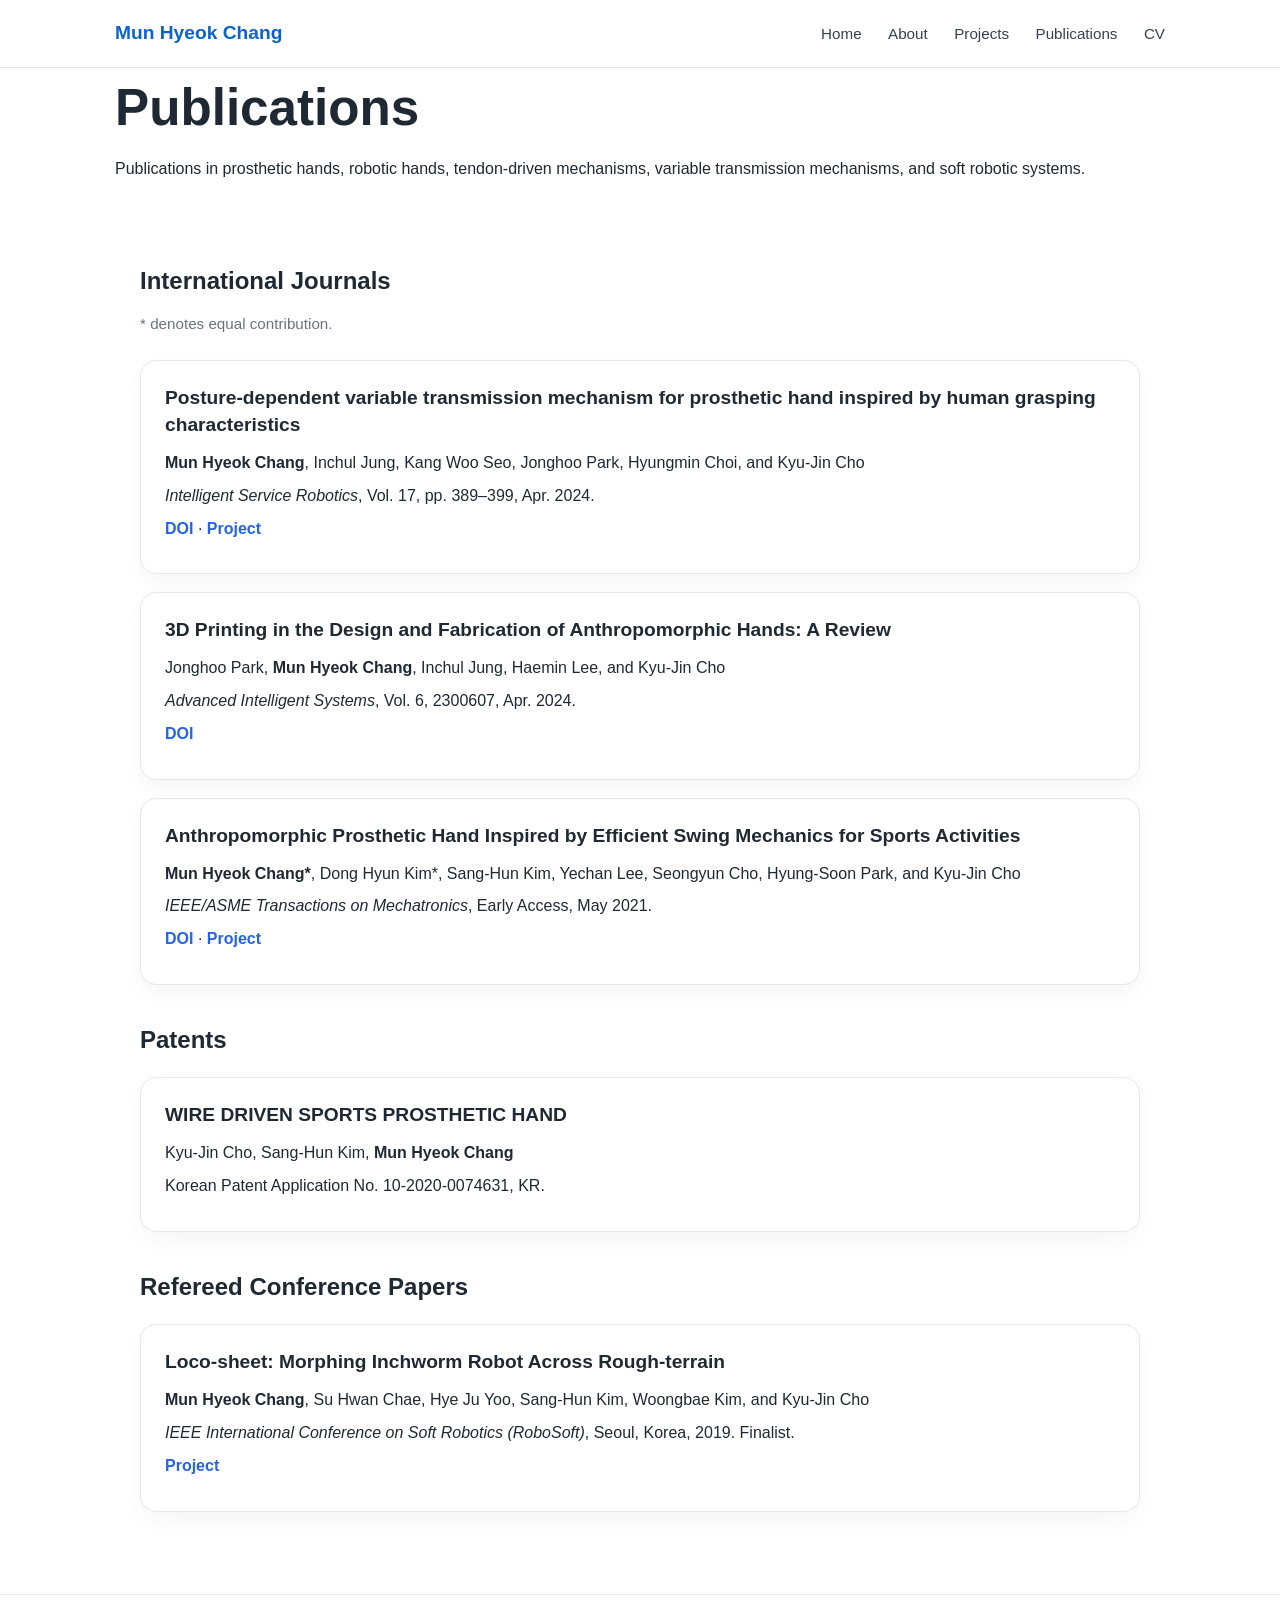
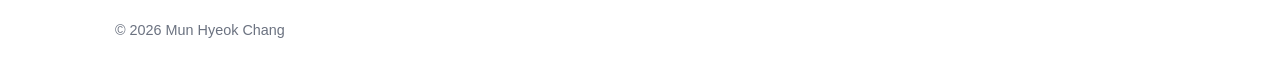
<file: publications.html>
<!DOCTYPE html>
<html lang="en">
<head>
  <meta charset="UTF-8" />
  <meta name="viewport" content="width=device-width, initial-scale=1.0" />
  <title>Publications | Mun Hyeok Chang</title>
  <link rel="stylesheet" href="style.css" />
</head>

<body>
  <header class="site-header">
    <div class="container nav-container">
      <a class="name" href="index.html">Mun Hyeok Chang</a>
      <nav>
        <a href="index.html">Home</a>
        <a href="about.html">About</a>
        <a href="projects.html">Projects</a>
        <a href="publications.html">Publications</a>
        <a href="cv.html">CV</a>
      </nav>
    </div>
  </header>

  <main>
    <section class="page-title">
      <div class="container">
        <h1>Publications</h1>
        <p>
          Publications in prosthetic hands, robotic hands, tendon-driven mechanisms,
          variable transmission mechanisms, and soft robotic systems.
        </p>
      </div>
    </section>

    <section class="section">
      <div class="container publication-container">

        <h2>International Journals</h2>

        <p class="publication-note">
  * denotes equal contribution.
</p>

        <div class="publication-item">
          <h3>
            Posture-dependent variable transmission mechanism for prosthetic hand inspired by human grasping characteristics
          </h3>
          <p>
            <strong>Mun Hyeok Chang</strong>, Inchul Jung, Kang Woo Seo, Jonghoo Park,
            Hyungmin Choi, and Kyu-Jin Cho
          </p>
          <p>
            <em>Intelligent Service Robotics</em>, Vol. 17, pp. 389–399, Apr. 2024.
          </p>
          <p class="publication-links">
            <a href="https://doi.org/10.1007/s11370-024-00516-7" target="_blank" rel="noopener noreferrer">DOI</a>
            ·
            <a href="projects.html#pdvt">Project</a>
          </p>
        </div>

        <div class="publication-item">
          <h3>
            3D Printing in the Design and Fabrication of Anthropomorphic Hands: A Review
          </h3>
          <p>
            Jonghoo Park, <strong>Mun Hyeok Chang</strong>, Inchul Jung, Haemin Lee,
            and Kyu-Jin Cho
          </p>
          <p>
            <em>Advanced Intelligent Systems</em>, Vol. 6, 2300607, Apr. 2024.
          </p>
          <p class="publication-links">
            <a href="https://doi.org/10.1002/aisy.202300607" target="_blank" rel="noopener noreferrer">DOI</a>
          </p>
        </div>

        <div class="publication-item">
          <h3>
            Anthropomorphic Prosthetic Hand Inspired by Efficient Swing Mechanics for Sports Activities
          </h3>
          <p>
            <strong>Mun Hyeok Chang*</strong>, Dong Hyun Kim*, Sang-Hun Kim, Yechan Lee,
            Seongyun Cho, Hyung-Soon Park, and Kyu-Jin Cho
          </p>
          <p>
            <em>IEEE/ASME Transactions on Mechatronics</em>, Early Access, May 2021.
          </p>
          <p class="publication-links">
            <a href="https://doi.org/10.1109/TMECH.2021.3084311" target="_blank" rel="noopener noreferrer">DOI</a>
            ·
            <a href="projects.html#sports-hand">Project</a>
          </p>
        </div>

        <h2>Patents</h2>

        <div class="publication-item">
          <h3>
            WIRE DRIVEN SPORTS PROSTHETIC HAND
          </h3>
          <p>
            Kyu-Jin Cho, Sang-Hun Kim, <strong>Mun Hyeok Chang</strong>
          </p>
          <p>
            Korean Patent Application No. 10-2020-0074631, KR.
          </p>
        </div>

        <h2>Refereed Conference Papers</h2>

        <div class="publication-item">
          <h3>
            Loco-sheet: Morphing Inchworm Robot Across Rough-terrain
          </h3>
          <p>
            <strong>Mun Hyeok Chang</strong>, Su Hwan Chae, Hye Ju Yoo,
            Sang-Hun Kim, Woongbae Kim, and Kyu-Jin Cho
          </p>
          <p>
            <em>IEEE International Conference on Soft Robotics (RoboSoft)</em>,
            Seoul, Korea, 2019. Finalist.
          </p>
          <p class="publication-links">
            <a href="projects.html#loco-sheet">Project</a>
          </p>
        </div>

      </div>
    </section>
  </main>

  <footer>
    <div class="container">
      © 2026 Mun Hyeok Chang
    </div>
  </footer>
</body>
</html>
</file>
<file: style.css>
* {
  box-sizing: border-box;
}

body {
  margin: 0;
  font-family: Arial, Helvetica, sans-serif;
  color: #1f2933;
  background: #ffffff;
  line-height: 1.6;
}

a {
  color: #0b63ce;
  text-decoration: none;
}

a:hover {
  text-decoration: underline;
}

.container {
  width: min(1050px, 92%);
  margin: 0 auto;
}

.site-header {
  background: #ffffff;
  border-bottom: 1px solid #e5e7eb;
  position: sticky;
  top: 0;
  z-index: 100;
}

.nav-container {
  display: flex;
  justify-content: space-between;
  align-items: center;
  padding: 18px 0;
}

.name {
  font-size: 1.2rem;
  font-weight: 700;
}

nav a {
  margin-left: 22px;
  font-size: 0.95rem;
  color: #374151;
}

.hero {
  padding: 80px 0;
  background: linear-gradient(180deg, #f8fafc 0%, #ffffff 100%);
}

.hero-grid {
  display: grid;
  grid-template-columns: 1.4fr 0.9fr;
  gap: 40px;
  align-items: center;
}

.eyebrow {
  color: #0b63ce;
  font-weight: 700;
  letter-spacing: 0.04em;
  text-transform: uppercase;
  font-size: 0.85rem;
}

h1 {
  font-size: 3.2rem;
  line-height: 1.1;
  margin: 12px 0 20px;
}

h2 {
  font-size: 2rem;
  margin-bottom: 20px;
}

h3 {
  font-size: 1.35rem;
  margin-bottom: 8px;
}

h4 {
  font-size: 1.05rem;
  margin-top: 24px;
  margin-bottom: 8px;
}

.hero-text {
  font-size: 1.15rem;
  max-width: 720px;
  color: #4b5563;
}

.hero-buttons {
  margin-top: 28px;
}

.button {
  display: inline-block;
  padding: 11px 18px;
  border-radius: 8px;
  font-weight: 700;
  margin-right: 10px;
}

.button.primary {
  background: #0b63ce;
  color: white;
}

.button.secondary {
  border: 1px solid #cbd5e1;
  color: #1f2933;
  background: white;
}

.hero-card {
  background: white;
  border: 1px solid #e5e7eb;
  border-radius: 16px;
  padding: 28px;
  box-shadow: 0 12px 30px rgba(15, 23, 42, 0.08);
}

.hero-card ul {
  padding-left: 20px;
}

.section {
  padding: 64px 0;
}

.section.gray {
  background: #f8fafc;
}

.project-card {
  background: white;
  border: 1px solid #e5e7eb;
  border-radius: 16px;
  padding: 30px;
  margin-bottom: 24px;
  box-shadow: 0 8px 20px rgba(15, 23, 42, 0.05);
}

.project-card.placeholder {
  background: #ffffff;
  opacity: 0.9;
}

.project-meta {
  color: #6b7280;
  margin-top: 0;
}

.project-card ul {
  padding-left: 22px;
}

.tags {
  display: flex;
  flex-wrap: wrap;
  gap: 8px;
  margin-top: 10px;
}

.tags span {
  background: #eef2ff;
  color: #1e3a8a;
  padding: 6px 10px;
  border-radius: 999px;
  font-size: 0.88rem;
  font-weight: 600;
}

.link-line {
  margin-top: 24px;
}

footer {
  border-top: 1px solid #e5e7eb;
  padding: 24px 0;
  color: #6b7280;
  font-size: 0.9rem;
}

@media (max-width: 800px) {
  .nav-container {
    display: block;
  }

  nav {
    margin-top: 12px;
  }

  nav a {
    display: inline-block;
    margin: 0 14px 8px 0;
  }

  .hero-grid {
    grid-template-columns: 1fr;
  }


  .page-title {
  padding: 70px 0 40px;
  background: linear-gradient(180deg, #f8fafc 0%, #ffffff 100%);
  border-bottom: 1px solid #e5e7eb;
}

.page-title h1 {
  font-size: 2.8rem;
  margin-bottom: 10px;
}

.page-title p {
  max-width: 760px;
  color: #4b5563;
  font-size: 1.1rem;
}

.featured-grid {
  display: grid;
  grid-template-columns: repeat(3, 1fr);
  gap: 22px;
}

.mini-card {
  background: white;
  border: 1px solid #e5e7eb;
  border-radius: 16px;
  padding: 24px;
  box-shadow: 0 8px 20px rgba(15, 23, 42, 0.05);
}

.mini-card h3 {
  margin-top: 0;
}

.mini-card p {
  color: #4b5563;
}

.publication-item {
  border-bottom: 1px solid #e5e7eb;
  padding: 24px 0;
}

.publication-item h3 {
  margin-bottom: 8px;
}

@media (max-width: 900px) {
  .featured-grid {
    grid-template-columns: 1fr;
  }
}
  h1 {
    font-size: 2.4rem;
  }
}

.about-layout {
  display: grid;
  grid-template-columns: minmax(0, 1fr) 280px;
  gap: 32px;
  align-items: start;
}

.about-main {
  min-width: 0;
}

.about-block {
  background: #ffffff;
  border: 1px solid #e5e7eb;
  border-radius: 16px;
  padding: 28px;
  margin-bottom: 24px;
  box-shadow: 0 8px 20px rgba(15, 23, 42, 0.04);
}

.about-block h2 {
  margin-top: 0;
  margin-bottom: 18px;
  font-size: 1.5rem;
}

.about-block h3 {
  margin-bottom: 6px;
}

.section-note {
  color: #6b7280;
  margin-top: -8px;
  margin-bottom: 20px;
}

.cv-item {
  display: grid;
  grid-template-columns: 160px minmax(0, 1fr);
  gap: 22px;
  padding: 18px 0;
  border-bottom: 1px solid #e5e7eb;
}

.cv-item:last-child {
  border-bottom: none;
}

.cv-item.compact {
  padding: 12px 0;
}

.cv-date {
  color: #6b7280;
  font-size: 0.95rem;
  line-height: 1.5;
}

.cv-content h3 {
  margin: 0 0 6px;
  font-size: 1.05rem;
}

.cv-content p {
  margin: 3px 0;
  color: #374151;
}

.cv-content ul {
  margin: 8px 0 0;
  padding-left: 20px;
}

.cv-content li {
  margin-bottom: 6px;
}

.subheading {
  margin-top: 22px;
  color: #111827;
}

.publication-list {
  padding-left: 22px;
}

.publication-list li {
  margin-bottom: 12px;
  line-height: 1.55;
}

.skill-grid {
  display: grid;
  grid-template-columns: repeat(2, minmax(0, 1fr));
  gap: 18px;
}

.skill-grid > div {
  border: 1px solid #e5e7eb;
  border-radius: 14px;
  padding: 18px;
  background: #f9fafb;
}

.skill-grid h3 {
  margin-top: 0;
}

.skill-grid ul {
  margin-bottom: 0;
  padding-left: 20px;
}

.about-sidebar {
  position: sticky;
  top: 96px;
}

.sidebar-card {
  background: #ffffff;
  border: 1px solid #e5e7eb;
  border-radius: 16px;
  padding: 22px;
  margin-bottom: 20px;
  box-shadow: 0 8px 20px rgba(15, 23, 42, 0.04);
}

.sidebar-card h3 {
  margin-top: 0;
}

@media (max-width: 900px) {
  .about-layout {
    grid-template-columns: 1fr;
  }

  .about-sidebar {
    position: static;
  }

  .cv-item {
    grid-template-columns: 1fr;
    gap: 6px;
  }

  .skill-grid {
    grid-template-columns: 1fr;
  }
}

.home-contact {
  margin-top: 26px;
  padding-top: 18px;
  border-top: 1px solid #e5e7eb;
}

.home-contact p {
  margin: 6px 0;
  color: #374151;
}

.home-contact a {
  color: #2563eb;
  text-decoration: none;
}

.home-contact a:hover {
  text-decoration: underline;
}

.hero-card a {
  color: #2563eb;
  text-decoration: none;
}

.hero-card a:hover {
  text-decoration: underline;
}

/* About page: centered single-column layout */
.about-layout {
  display: block;
  max-width: 1100px;
  margin: 0 auto;
}

.about-main {
  width: 100%;
  max-width: 1100px;
  margin: 0 auto;
}

.about-block {
  width: 100%;
}

.project-index-section {
  padding-top: 40px;
  padding-bottom: 20px;
}

.project-index-grid {
  display: grid;
  grid-template-columns: repeat(2, minmax(0, 1fr));
  gap: 18px;
  margin-top: 20px;
}

.project-index-card {
  display: block;
  background: #ffffff;
  border: 1px solid #e5e7eb;
  border-radius: 16px;
  padding: 22px;
  text-decoration: none;
  color: inherit;
  box-shadow: 0 8px 20px rgba(15, 23, 42, 0.04);
  transition: transform 0.15s ease, box-shadow 0.15s ease, border-color 0.15s ease;
}

.project-index-card:hover {
  transform: translateY(-3px);
  border-color: #2563eb;
  box-shadow: 0 12px 28px rgba(15, 23, 42, 0.08);
}

.project-index-card h3 {
  margin-top: 0;
  margin-bottom: 8px;
  color: #111827;
  font-size: 1.05rem;
}

.project-index-card p {
  margin-bottom: 0;
  color: #4b5563;
  line-height: 1.5;
}

.back-to-index {
  margin-top: 24px;
}

.back-to-index a {
  color: #2563eb;
  text-decoration: none;
  font-weight: 600;
}

.back-to-index a:hover {
  text-decoration: underline;
}

html {
  scroll-behavior: smooth;
}

@media (max-width: 800px) {
  .project-index-grid {
    grid-template-columns: 1fr;
  }
}

.project-video {
  width: 100%;
  margin: 20px 0 28px;
}

.project-video video {
  display: block;
  width: 100%;
  height: auto;
  max-height: 620px;
  object-fit: contain;
  border-radius: 16px;
  border: 1px solid #e5e7eb;
  background: #000;
  box-shadow: 0 8px 20px rgba(15, 23, 42, 0.08);
}

.project-video {
  width: 100%;
  margin: 20px 0 28px;
}

.project-video iframe {
  display: block;
  width: 100%;
  aspect-ratio: 16 / 9;
  border: 0;
  border-radius: 16px;
  background: #000;
  box-shadow: 0 8px 20px rgba(15, 23, 42, 0.08);
}

.project-video {
  width: 100%;
  max-width: 720px;
  margin: 24px auto 32px;
}

.project-video iframe {
  display: block;
  width: 100%;
  aspect-ratio: 16 / 9;
  border: 0;
  border-radius: 16px;
  background: #000;
  box-shadow: 0 8px 20px rgba(15, 23, 42, 0.08);
}

.profile-photo-card {
  display: flex;
  justify-content: center;
  align-items: center;
}

.profile-photo-card img {
  width: 320px;
  max-width: 100%;
  height: auto;
  aspect-ratio: auto;
  object-fit: contain;
  border-radius: 24px;
  border: 1px solid #e5e7eb;
  box-shadow: 0 12px 30px rgba(15, 23, 42, 0.12);
}

.publication-container {
  max-width: 1000px;
  margin: 0 auto;
}

.publication-container h2 {
  margin-top: 36px;
  margin-bottom: 18px;
  font-size: 1.5rem;
}

.publication-container h2:first-child {
  margin-top: 0;
}

.publication-item {
  background: #ffffff;
  border: 1px solid #e5e7eb;
  border-radius: 16px;
  padding: 24px;
  margin-bottom: 18px;
  box-shadow: 0 8px 20px rgba(15, 23, 42, 0.04);
}

.publication-item h3 {
  margin-top: 0;
  margin-bottom: 12px;
  font-size: 1.2rem;
  line-height: 1.4;
}

.publication-item p {
  margin: 8px 0;
  line-height: 1.55;
}

.publication-links {
  margin-top: 12px;
}

.publication-links a {
  color: #2563eb;
  text-decoration: none;
  font-weight: 600;
}

.publication-links a:hover {
  text-decoration: underline;
}

.publication-note {
  color: #6b7280;
  font-size: 0.95rem;
  margin-top: -6px;
  margin-bottom: 24px;
}
</file>
